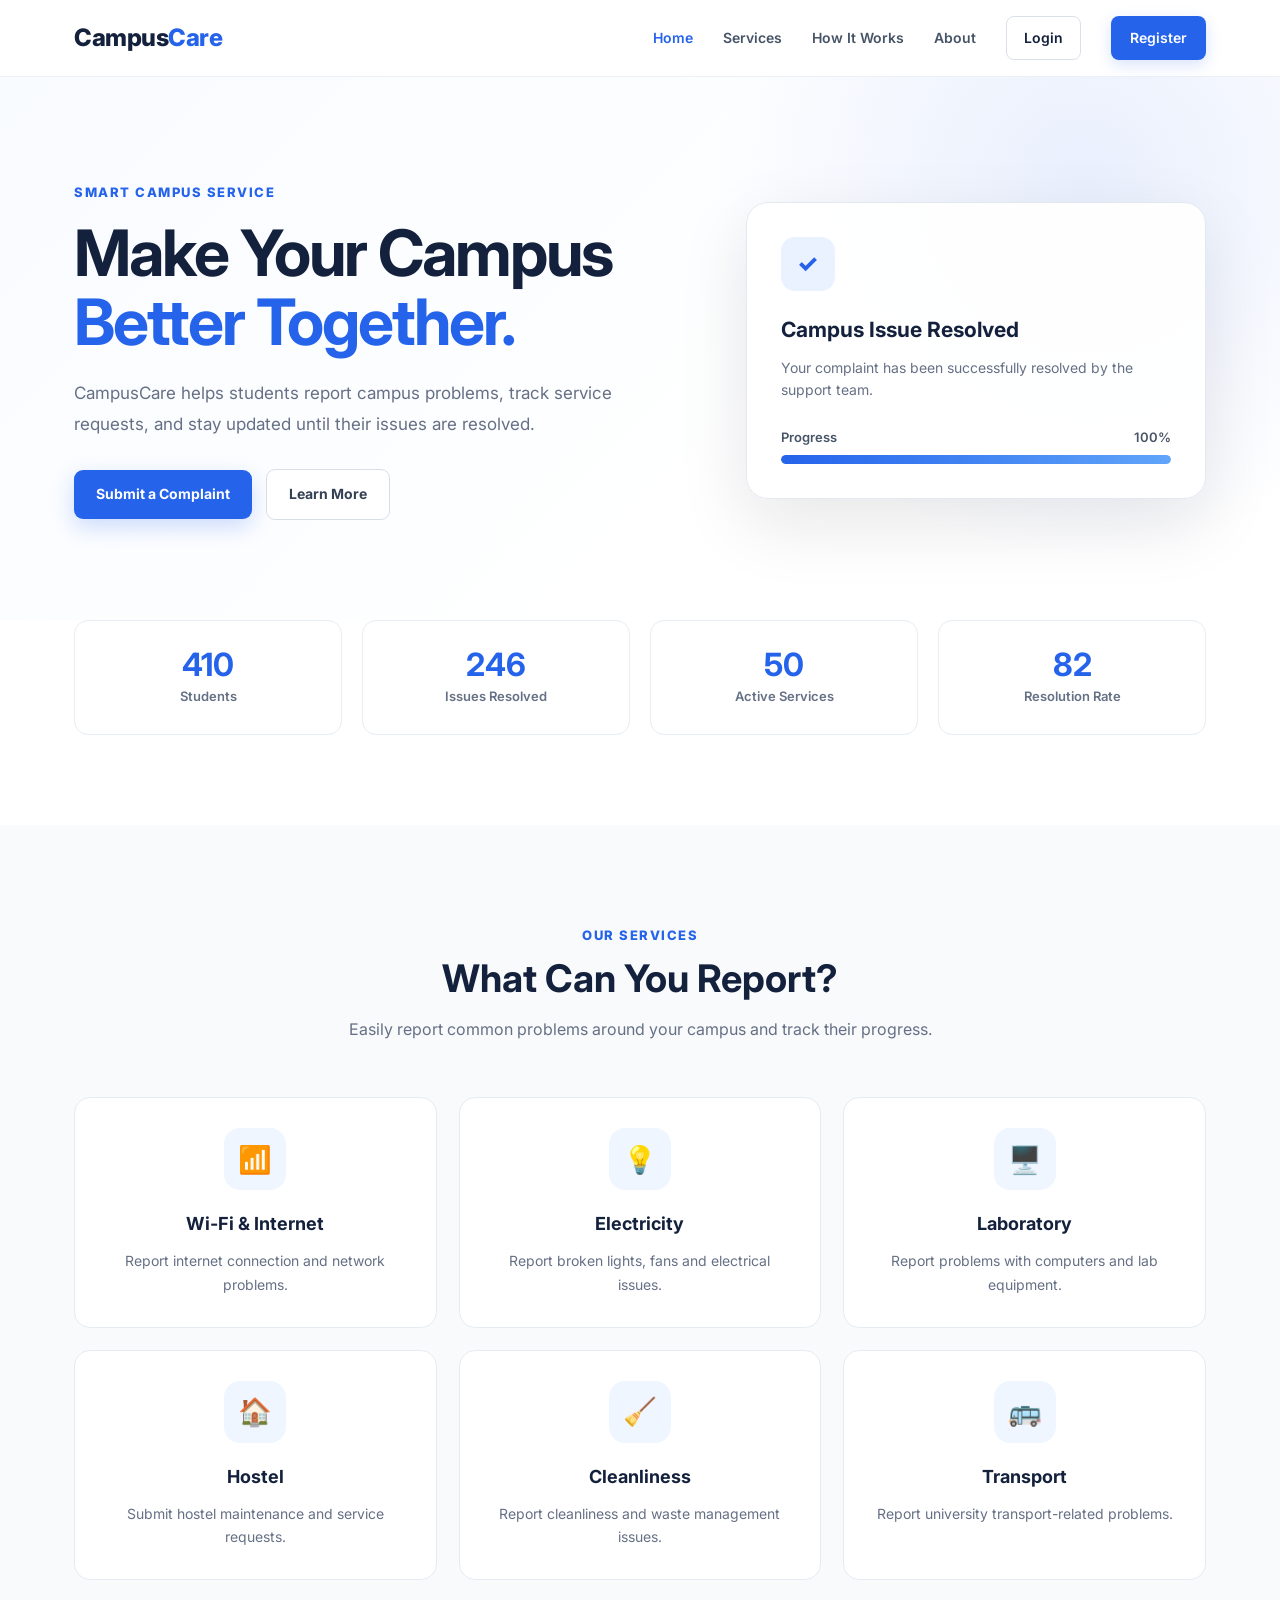
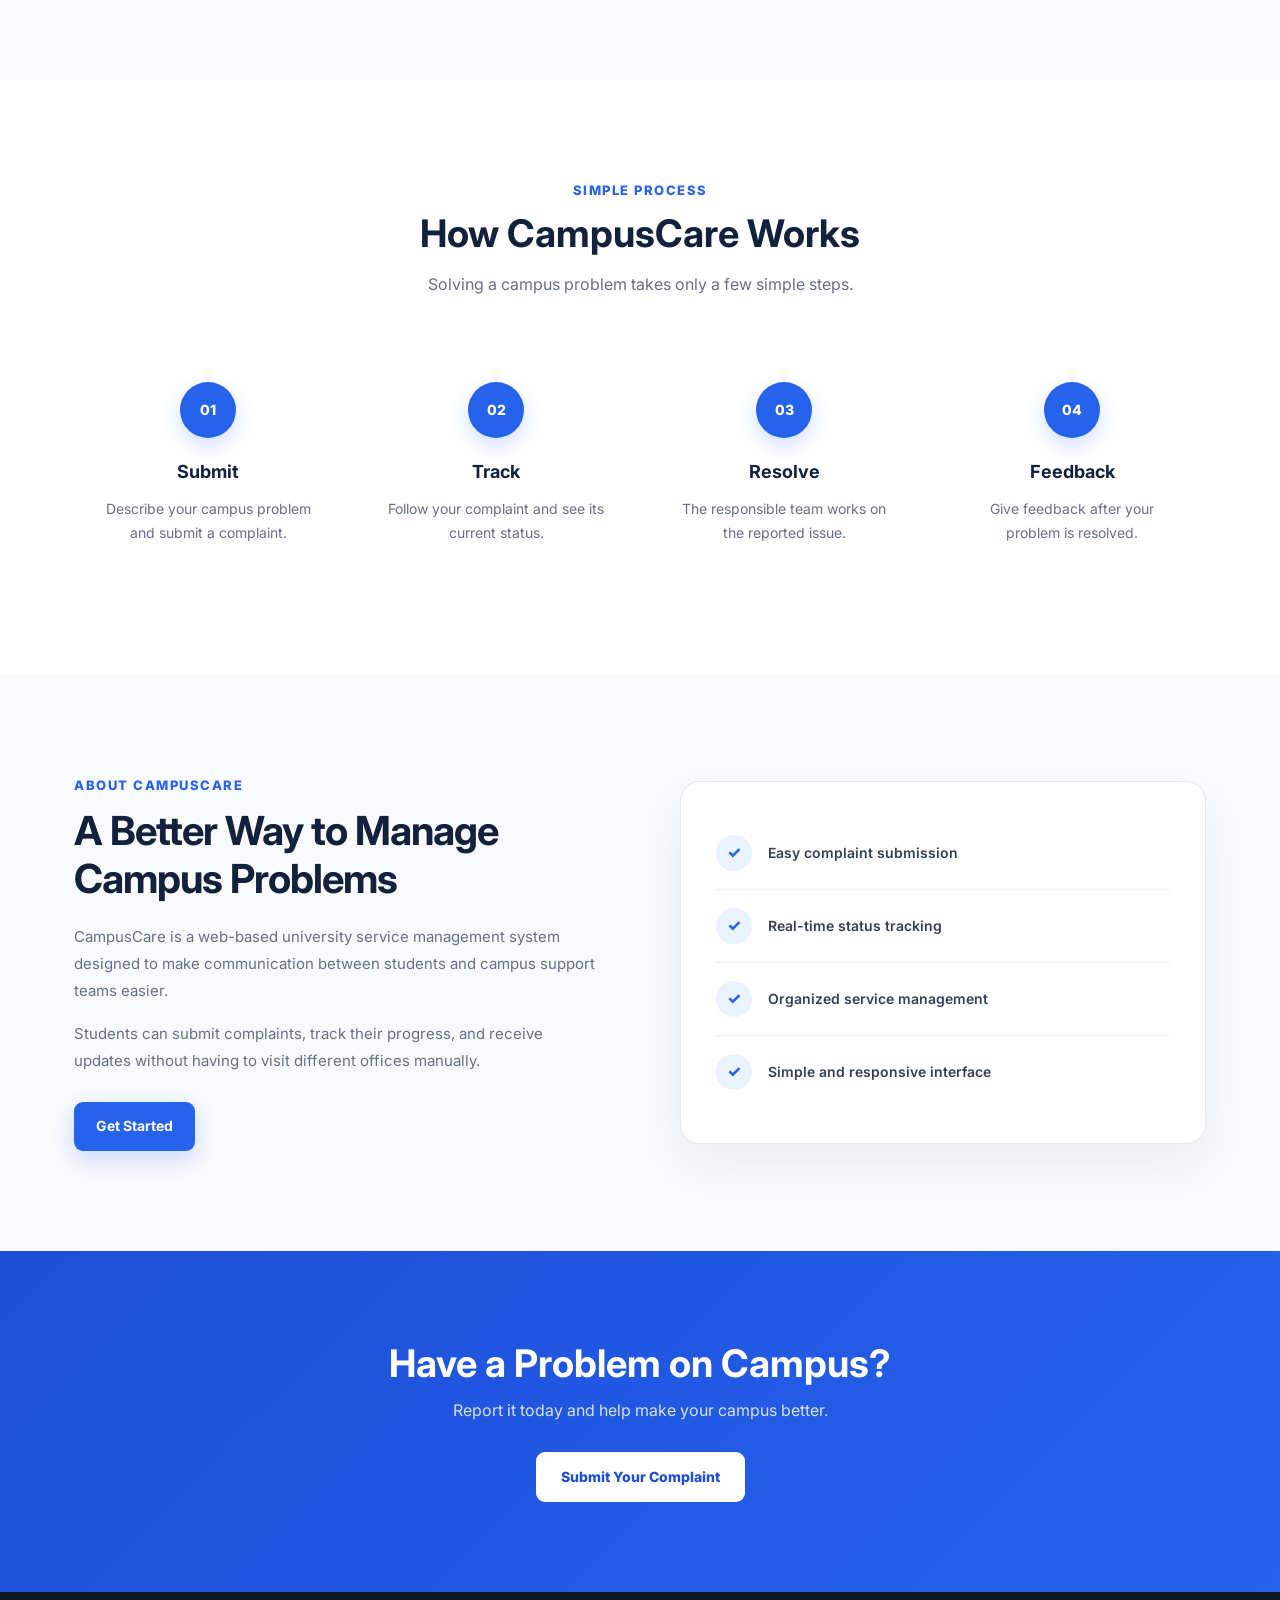
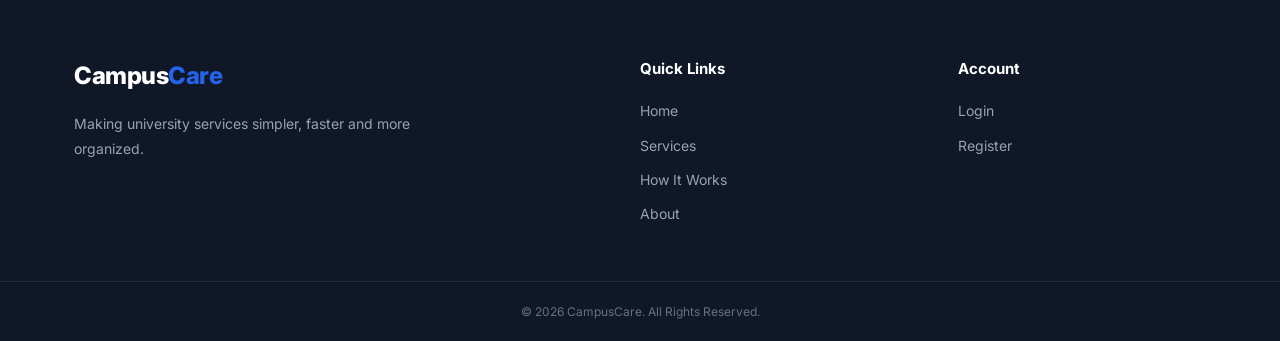
<file: index.html>
<!DOCTYPE html>
<html lang="en">

<head>
    <meta charset="UTF-8">

    <meta name="viewport" content="width=device-width, initial-scale=1.0">

    <title>CampusCare | University Service Management</title>

    <!-- Google Font -->
    <link rel="preconnect" href="https://fonts.googleapis.com">
    <link rel="preconnect" href="https://fonts.gstatic.com" crossorigin>

    <link
        href="https://fonts.googleapis.com/css2?family=Inter:wght@400;500;600;700;800&display=swap"
        rel="stylesheet"
    >

    <!-- Main CSS -->
    <link rel="stylesheet" href="css/style.css">
</head>

<body>

    <!-- ================= NAVBAR ================= -->

    <header class="navbar">

        <div class="container nav-container">

            <!-- Logo -->
            <a href="index.html" class="logo">
                Campus<span>Care</span>
            </a>


            <!-- Mobile Menu Button -->
            <button
                class="menu-toggle"
                id="menuToggle"
                type="button"
                aria-label="Open navigation menu"
            >
                ☰
            </button>


            <!-- Navigation -->
            <nav id="navMenu">

                <a href="#home" class="active">
                    Home
                </a>

                <a href="#services">
                    Services
                </a>

                <a href="#how-it-works">
                    How It Works
                </a>

                <a href="#about">
                    About
                </a>

                <a href="login.html" class="login-btn">
                    Login
                </a>

                <a href="register.html" class="register-btn">
                    Register
                </a>

            </nav>

        </div>

    </header>


    <!-- ================= MAIN ================= -->

    <main>


        <!-- ================= HERO ================= -->

        <section class="hero" id="home">

            <div class="container hero-content">


                <!-- Hero Text -->

                <div class="hero-text reveal">

                    <p class="small-title">
                        SMART CAMPUS SERVICE
                    </p>


                    <h1>
                        Make Your Campus
                        <span>Better Together.</span>
                    </h1>


                    <p class="hero-description">

                        CampusCare helps students report campus problems,
                        track service requests, and stay updated until
                        their issues are resolved.

                    </p>


                    <div class="hero-buttons">

                        <a
                            href="login.html"
                            class="primary-btn"
                        >
                            Submit a Complaint
                        </a>


                        <a
                            href="#how-it-works"
                            class="secondary-btn"
                        >
                            Learn More
                        </a>

                    </div>

                </div>


                <!-- Hero Card -->

                <div class="hero-card reveal">

                    <div class="card-icon">
                        ✓
                    </div>


                    <h3>
                        Campus Issue Resolved
                    </h3>


                    <p>
                        Your complaint has been successfully
                        resolved by the support team.
                    </p>


                    <div class="progress-container">

                        <div class="progress-label">

                            <span>
                                Progress
                            </span>

                            <span>
                                100%
                            </span>

                        </div>


                        <div class="progress-bar">

                            <div class="progress"></div>

                        </div>

                    </div>

                </div>

            </div>

        </section>



        <!-- ================= STATISTICS ================= -->

        <section class="stats">

            <div class="container stats-grid">


                <div class="stat-box reveal">

                    <h2
                        class="counter"
                        data-target="500"
                    >
                        0
                    </h2>

                    <p>
                        Students
                    </p>

                </div>


                <div class="stat-box reveal">

                    <h2
                        class="counter"
                        data-target="250"
                    >
                        0
                    </h2>

                    <p>
                        Issues Resolved
                    </p>

                </div>


                <div class="stat-box reveal">

                    <h2
                        class="counter"
                        data-target="50"
                    >
                        0
                    </h2>

                    <p>
                        Active Services
                    </p>

                </div>


                <div class="stat-box reveal">

                    <h2
                        class="counter"
                        data-target="95"
                    >
                        0
                    </h2>

                    <p>
                        Resolution Rate
                    </p>

                </div>

            </div>

        </section>



        <!-- ================= SERVICES ================= -->

        <section
            class="services section"
            id="services"
        >

            <div class="container">


                <div class="section-heading reveal">

                    <p class="small-title">
                        OUR SERVICES
                    </p>


                    <h2>
                        What Can You Report?
                    </h2>


                    <p>
                        Easily report common problems around your
                        campus and track their progress.
                    </p>

                </div>



                <div class="service-grid">


                    <!-- Wi-Fi -->

                    <div class="service-card reveal">

                        <div class="service-icon">
                            📶
                        </div>

                        <h3>
                            Wi-Fi & Internet
                        </h3>

                        <p>
                            Report internet connection and
                            network problems.
                        </p>

                    </div>



                    <!-- Electricity -->

                    <div class="service-card reveal">

                        <div class="service-icon">
                            💡
                        </div>

                        <h3>
                            Electricity
                        </h3>

                        <p>
                            Report broken lights, fans and
                            electrical issues.
                        </p>

                    </div>



                    <!-- Laboratory -->

                    <div class="service-card reveal">

                        <div class="service-icon">
                            🖥️
                        </div>

                        <h3>
                            Laboratory
                        </h3>

                        <p>
                            Report problems with computers
                            and lab equipment.
                        </p>

                    </div>



                    <!-- Hostel -->

                    <div class="service-card reveal">

                        <div class="service-icon">
                            🏠
                        </div>

                        <h3>
                            Hostel
                        </h3>

                        <p>
                            Submit hostel maintenance and
                            service requests.
                        </p>

                    </div>



                    <!-- Cleanliness -->

                    <div class="service-card reveal">

                        <div class="service-icon">
                            🧹
                        </div>

                        <h3>
                            Cleanliness
                        </h3>

                        <p>
                            Report cleanliness and waste
                            management issues.
                        </p>

                    </div>



                    <!-- Transport -->

                    <div class="service-card reveal">

                        <div class="service-icon">
                            🚌
                        </div>

                        <h3>
                            Transport
                        </h3>

                        <p>
                            Report university transport-related
                            problems.
                        </p>

                    </div>

                </div>

            </div>

        </section>



        <!-- ================= HOW IT WORKS ================= -->

        <section
            class="how-it-works section"
            id="how-it-works"
        >

            <div class="container">


                <div class="section-heading reveal">

                    <p class="small-title">
                        SIMPLE PROCESS
                    </p>


                    <h2>
                        How CampusCare Works
                    </h2>


                    <p>
                        Solving a campus problem takes only
                        a few simple steps.
                    </p>

                </div>



                <div class="steps-grid">


                    <!-- Step 1 -->

                    <div class="step reveal">

                        <div class="step-number">
                            01
                        </div>

                        <h3>
                            Submit
                        </h3>

                        <p>
                            Describe your campus problem
                            and submit a complaint.
                        </p>

                    </div>



                    <!-- Step 2 -->

                    <div class="step reveal">

                        <div class="step-number">
                            02
                        </div>

                        <h3>
                            Track
                        </h3>

                        <p>
                            Follow your complaint and see
                            its current status.
                        </p>

                    </div>



                    <!-- Step 3 -->

                    <div class="step reveal">

                        <div class="step-number">
                            03
                        </div>

                        <h3>
                            Resolve
                        </h3>

                        <p>
                            The responsible team works on
                            the reported issue.
                        </p>

                    </div>



                    <!-- Step 4 -->

                    <div class="step reveal">

                        <div class="step-number">
                            04
                        </div>

                        <h3>
                            Feedback
                        </h3>

                        <p>
                            Give feedback after your
                            problem is resolved.
                        </p>

                    </div>

                </div>

            </div>

        </section>



        <!-- ================= ABOUT ================= -->

        <section
            class="about section"
            id="about"
        >

            <div class="container about-content">


                <!-- About Text -->

                <div class="about-text reveal">

                    <p class="small-title">
                        ABOUT CAMPUSCARE
                    </p>


                    <h2>
                        A Better Way to Manage
                        Campus Problems
                    </h2>


                    <p>

                        CampusCare is a web-based university
                        service management system designed to
                        make communication between students
                        and campus support teams easier.

                    </p>


                    <p>

                        Students can submit complaints,
                        track their progress, and receive
                        updates without having to visit
                        different offices manually.

                    </p>


                    <a
                        href="register.html"
                        class="primary-btn"
                    >
                        Get Started
                    </a>

                </div>



                <!-- About Features -->

                <div class="about-box reveal">


                    <div class="about-feature">

                        <span>
                            ✓
                        </span>

                        <p>
                            Easy complaint submission
                        </p>

                    </div>



                    <div class="about-feature">

                        <span>
                            ✓
                        </span>

                        <p>
                            Real-time status tracking
                        </p>

                    </div>



                    <div class="about-feature">

                        <span>
                            ✓
                        </span>

                        <p>
                            Organized service management
                        </p>

                    </div>



                    <div class="about-feature">

                        <span>
                            ✓
                        </span>

                        <p>
                            Simple and responsive interface
                        </p>

                    </div>

                </div>

            </div>

        </section>



        <!-- ================= CTA ================= -->

        <section class="cta">

            <div class="container reveal">


                <h2>
                    Have a Problem on Campus?
                </h2>


                <p>
                    Report it today and help make
                    your campus better.
                </p>


                <a
                    href="login.html"
                    class="cta-btn"
                >
                    Submit Your Complaint
                </a>

            </div>

        </section>

    </main>



    <!-- ================= FOOTER ================= -->

    <footer>

        <div class="container footer-content">


            <!-- Footer About -->

            <div>

                <a
                    href="index.html"
                    class="logo footer-logo"
                >
                    Campus<span>Care</span>
                </a>


                <p>
                    Making university services simpler,
                    faster and more organized.
                </p>

            </div>



            <!-- Quick Links -->

            <div class="footer-links">

                <h3>
                    Quick Links
                </h3>


                <a href="#home">
                    Home
                </a>


                <a href="#services">
                    Services
                </a>


                <a href="#how-it-works">
                    How It Works
                </a>


                <a href="#about">
                    About
                </a>

            </div>



            <!-- Account -->

            <div class="footer-links">

                <h3>
                    Account
                </h3>


                <a href="login.html">
                    Login
                </a>


                <a href="register.html">
                    Register
                </a>

            </div>

        </div>



        <!-- Copyright -->

        <div class="copyright">

            <p>
                © 2026 CampusCare. All Rights Reserved.
            </p>

        </div>

    </footer>



    <!-- ================= BACK TO TOP ================= -->

    <button
        id="backToTop"
        type="button"
        aria-label="Back to top"
    >
        ↑
    </button>



    <!-- Main JavaScript -->

    <script src="js/main.js"></script>

</body>

</html>
</file>
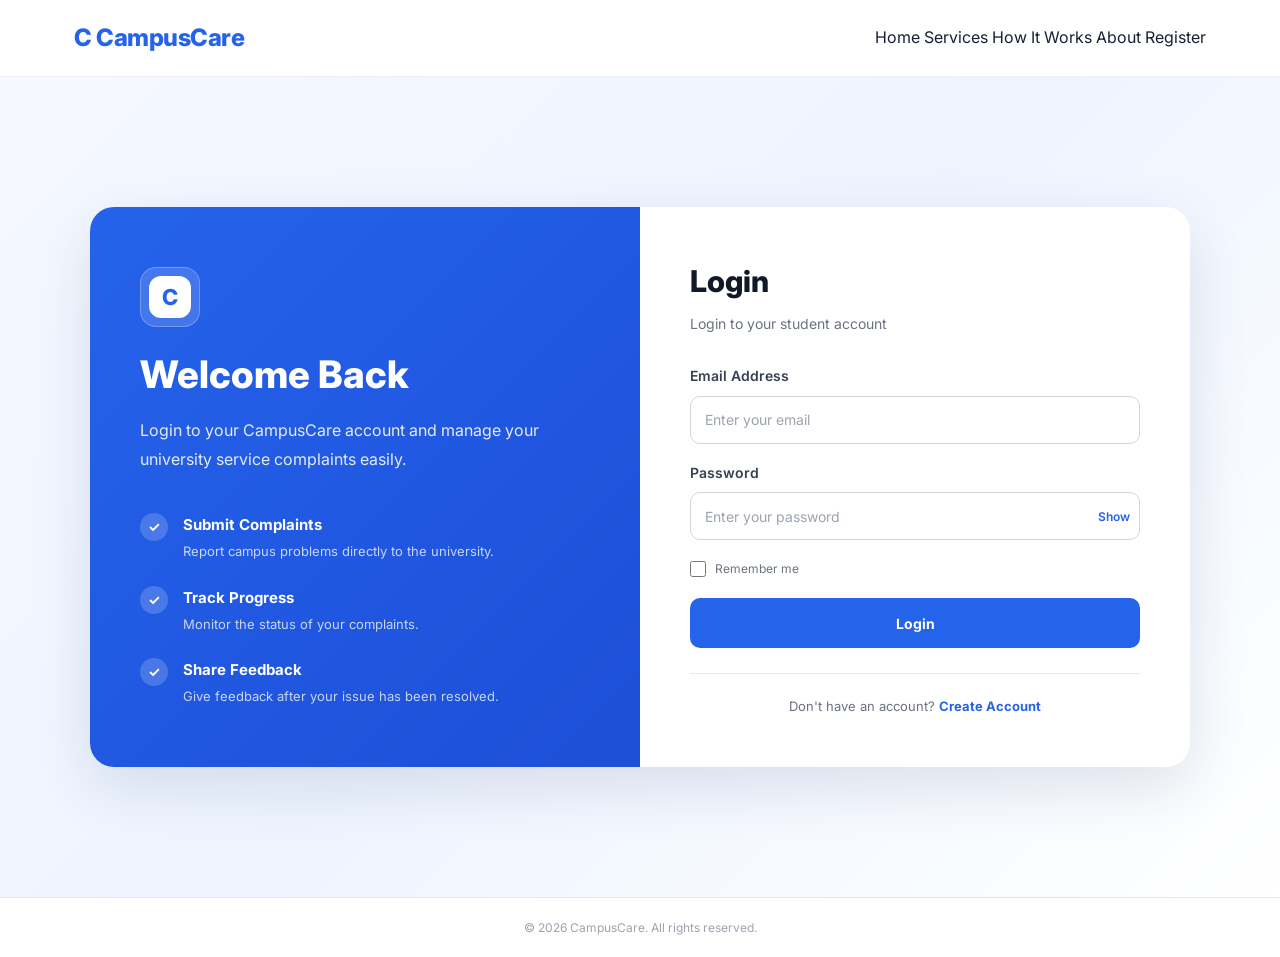
<file: complaint.html>
<!DOCTYPE html>
<html lang="en">

<head>

    <meta charset="UTF-8">

    <meta
        name="viewport"
        content="width=device-width, initial-scale=1.0"
    >

    <title>Submit Complaint | CampusCare</title>

    <link
        href="https://fonts.googleapis.com/css2?family=Inter:wght@400;500;600;700;800&display=swap"
        rel="stylesheet"
    >

    <link rel="stylesheet" href="css/style.css">

    <style>

        .complaint-page {
            min-height: 100vh;
            background: #f5f7fb;
        }

        .complaint-container {
            max-width: 850px;
            margin: 0 auto;
            padding: 50px 20px;
        }

        .complaint-heading {
            margin-bottom: 25px;
        }

        .complaint-heading h1 {
            font-size: 30px;
            color: #111827;
            margin-bottom: 8px;
        }

        .complaint-heading p {
            color: #6b7280;
        }

        .complaint-form-card {
            background: white;
            border-radius: 18px;
            padding: 35px;
            border: 1px solid #e5e7eb;
        }

        .form-row {
            display: grid;
            grid-template-columns: 1fr 1fr;
            gap: 20px;
        }

        .complaint-form-group {
            margin-bottom: 22px;
        }

        .complaint-form-group label {
            display: block;
            margin-bottom: 8px;
            color: #374151;
            font-size: 14px;
            font-weight: 600;
        }

        .complaint-form-group input,
        .complaint-form-group select,
        .complaint-form-group textarea {
            width: 100%;
            padding: 13px 14px;
            border: 1px solid #d1d5db;
            border-radius: 10px;
            outline: none;
            font-family: inherit;
            font-size: 14px;
            transition: 0.25s;
        }

        .complaint-form-group input,
        .complaint-form-group select {
            height: 48px;
        }

        .complaint-form-group textarea {
            min-height: 140px;
            resize: vertical;
        }

        .complaint-form-group input:focus,
        .complaint-form-group select:focus,
        .complaint-form-group textarea:focus {
            border-color: #2563eb;
            box-shadow: 0 0 0 3px rgba(37, 99, 235, 0.1);
        }

        .priority-box {
            display: grid;
            grid-template-columns: repeat(3, 1fr);
            gap: 10px;
        }

        .priority-option {
            position: relative;
        }

        .priority-option input {
            position: absolute;
            opacity: 0;
        }

        .priority-option label {
            display: block;
            padding: 13px;
            text-align: center;
            border: 1px solid #d1d5db;
            border-radius: 10px;
            cursor: pointer;
            color: #4b5563;
            font-size: 13px;
            font-weight: 600;
            transition: 0.25s;
        }

        .priority-option input:checked + label {
            border-color: #2563eb;
            background: #eff6ff;
            color: #2563eb;
        }

        .complaint-submit {
            width: 100%;
            height: 50px;
            border: none;
            border-radius: 10px;
            background: #2563eb;
            color: white;
            font-family: inherit;
            font-weight: 700;
            cursor: pointer;
            transition: 0.25s;
        }

        .complaint-submit:hover {
            background: #1d4ed8;
            transform: translateY(-1px);
        }

        .complaint-message {
            display: none;
            padding: 13px;
            margin-bottom: 18px;
            border-radius: 9px;
            font-size: 13px;
        }

        .complaint-success {
            background: #f0fdf4;
            color: #15803d;
            border: 1px solid #bbf7d0;
        }

        @media (max-width: 600px) {

            .complaint-container {
                padding: 30px 15px;
            }

            .complaint-form-card {
                padding: 25px 20px;
            }

            .form-row {
                grid-template-columns: 1fr;
                gap: 0;
            }

            .priority-box {
                grid-template-columns: 1fr;
            }

        }

    </style>

</head>

<body>

    <div class="complaint-page">


        <!-- Navbar -->

        <header class="navbar">

            <div class="container nav-container">

                <a href="dashboard.html" class="logo">

                    <span class="logo-icon">
                        C
                    </span>

                    <span>
                        CampusCare
                    </span>

                </a>


                <nav class="nav-menu">

                    <a href="dashboard.html">
                        Dashboard
                    </a>

                    <a href="complaint.html">
                        Submit Complaint
                    </a>

                    <a href="complaints.html">
                        My Complaints
                    </a>

                    <a href="feedback.html">
                        Feedback
                    </a>

                    <a href="#" id="logoutBtn">
                        Logout
                    </a>

                </nav>

            </div>

        </header>


        <!-- Complaint Form -->

        <main class="complaint-container">


            <div class="complaint-heading">

                <h1>
                    Submit a Complaint
                </h1>

                <p>
                    Tell us about a problem or service issue on campus.
                </p>

            </div>


            <div class="complaint-form-card">


                <form id="complaintForm">


                    <!-- Category + Location -->

                    <div class="form-row">

                        <div class="complaint-form-group">

                            <label for="complaintCategory">
                                Service Category
                            </label>

                            <select
                                id="complaintCategory"
                                required
                            >

                                <option value="">
                                    Select a category
                                </option>

                                <option value="Wi-Fi & Internet">
                                    Wi-Fi & Internet
                                </option>

                                <option value="Electricity">
                                    Electricity
                                </option>

                                <option value="Laboratory">
                                    Laboratory
                                </option>

                                <option value="Hostel">
                                    Hostel
                                </option>

                                <option value="Cleanliness">
                                    Cleanliness
                                </option>

                                <option value="Transport">
                                    Transport
                                </option>

                                <option value="Other">
                                    Other
                                </option>

                            </select>

                        </div>


                        <div class="complaint-form-group">

                            <label for="complaintLocation">
                                Location
                            </label>

                            <input
                                type="text"
                                id="complaintLocation"
                                placeholder="e.g. ICT Building"
                                required
                            >

                        </div>

                    </div>


                    <!-- Subject -->

                    <div class="complaint-form-group">

                        <label for="complaintSubject">
                            Complaint Subject
                        </label>

                        <input
                            type="text"
                            id="complaintSubject"
                            placeholder="Enter a short title"
                            required
                        >

                    </div>


                    <!-- Description -->

                    <div class="complaint-form-group">

                        <label for="complaintDescription">
                            Description
                        </label>

                        <textarea
                            id="complaintDescription"
                            placeholder="Describe the problem in detail..."
                            required
                        ></textarea>

                    </div>


                    <!-- Priority -->

                    <div class="complaint-form-group">

                        <label>
                            Priority
                        </label>

                        <div class="priority-box">

                            <div class="priority-option">

                                <input
                                    type="radio"
                                    name="priority"
                                    id="lowPriority"
                                    value="Low"
                                    checked
                                >

                                <label for="lowPriority">
                                    Low
                                </label>

                            </div>


                            <div class="priority-option">

                                <input
                                    type="radio"
                                    name="priority"
                                    id="mediumPriority"
                                    value="Medium"
                                >

                                <label for="mediumPriority">
                                    Medium
                                </label>

                            </div>


                            <div class="priority-option">

                                <input
                                    type="radio"
                                    name="priority"
                                    id="highPriority"
                                    value="High"
                                >

                                <label for="highPriority">
                                    High
                                </label>

                            </div>

                        </div>

                    </div>


                    <div
                        id="complaintMessage"
                        class="complaint-message complaint-success"
                    ></div>


                    <button
                        type="submit"
                        class="complaint-submit"
                    >
                        Submit Complaint
                    </button>

                </form>

            </div>

        </main>

    </div>


    <script src="js/auth.js"></script>

</body>

</html>
</file>
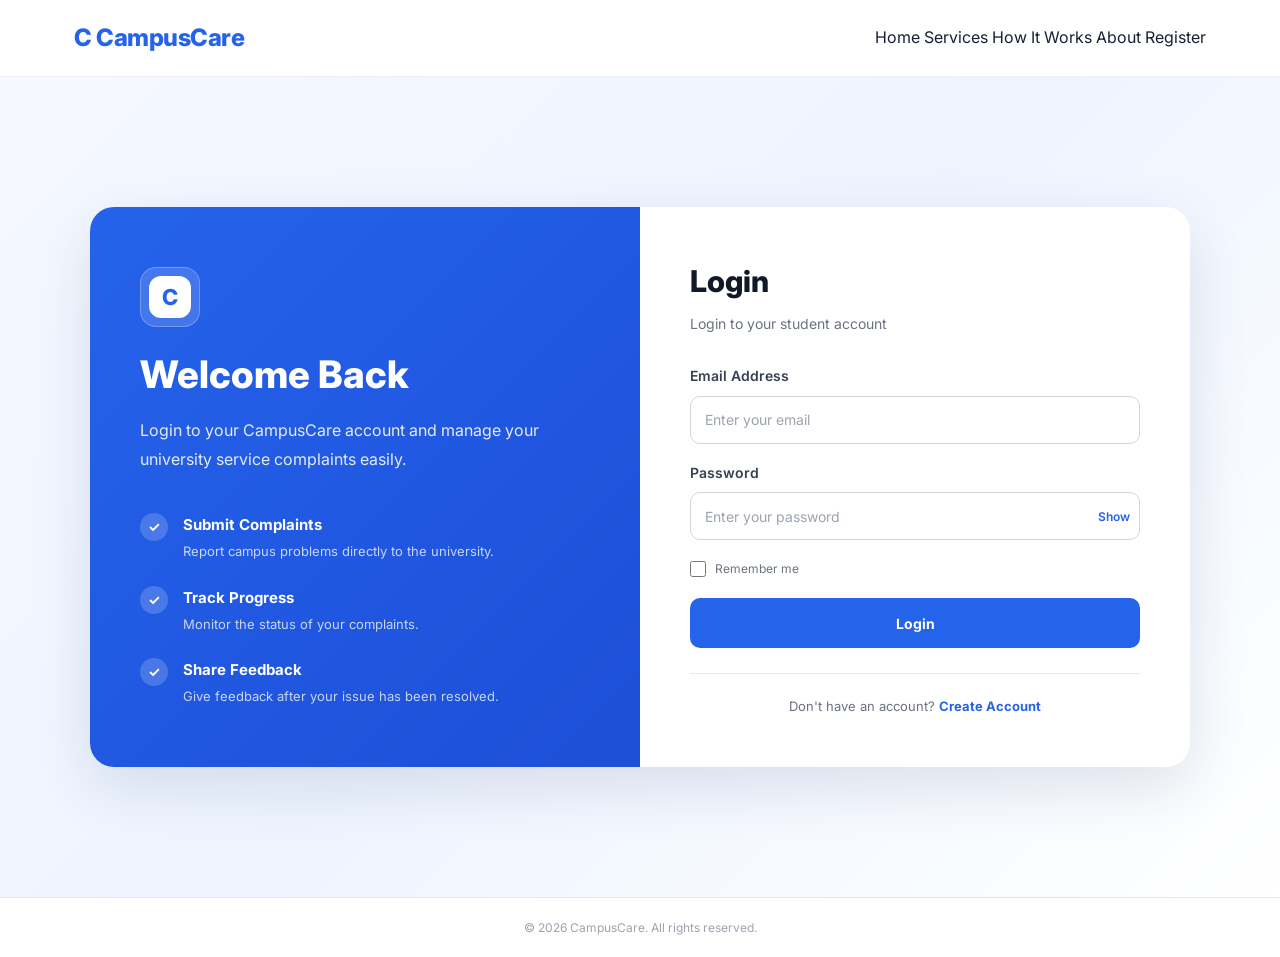
<file: complaints.html>
<!DOCTYPE html>
<html lang="en">

<head>

    <meta charset="UTF-8">

    <meta
        name="viewport"
        content="width=device-width, initial-scale=1.0"
    >

    <title>My Complaints | CampusCare</title>

    <link
        href="https://fonts.googleapis.com/css2?family=Inter:wght@400;500;600;700;800&display=swap"
        rel="stylesheet"
    >

    <link rel="stylesheet" href="css/style.css">

    <style>

        .complaints-page {
            min-height: 100vh;
            background: #f5f7fb;
        }

        .complaints-container {
            max-width: 1100px;
            margin: auto;
            padding: 50px 20px;
        }

        .complaints-header {
            display: flex;
            justify-content: space-between;
            align-items: center;
            gap: 20px;
            margin-bottom: 25px;
        }

        .complaints-header h1 {
            font-size: 30px;
            color: #111827;
            margin-bottom: 8px;
        }

        .complaints-header p {
            color: #6b7280;
        }

        .new-complaint-btn {
            display: inline-flex;
            padding: 12px 18px;
            background: #2563eb;
            color: white;
            border-radius: 10px;
            text-decoration: none;
            font-size: 13px;
            font-weight: 700;
        }

        .new-complaint-btn:hover {
            background: #1d4ed8;
        }

        .filter-box {
            display: flex;
            gap: 10px;
            margin-bottom: 20px;
        }

        .filter-box select {
            padding: 11px 13px;
            border: 1px solid #d1d5db;
            border-radius: 9px;
            background: white;
            font-family: inherit;
            outline: none;
        }

        .complaints-list {
            display: grid;
            gap: 15px;
        }

        .complaint-card {
            background: white;
            border: 1px solid #e5e7eb;
            border-radius: 15px;
            padding: 22px;
        }

        .complaint-card-top {
            display: flex;
            justify-content: space-between;
            align-items: flex-start;
            gap: 20px;
        }

        .complaint-card h2 {
            font-size: 17px;
            color: #111827;
            margin-bottom: 7px;
        }

        .complaint-id {
            color: #9ca3af;
            font-size: 11px;
        }

        .complaint-card-category {
            color: #2563eb;
            font-size: 12px;
            font-weight: 700;
            margin-bottom: 10px;
        }

        .complaint-card-description {
            color: #6b7280;
            font-size: 13px;
            line-height: 1.6;
            margin-bottom: 15px;
        }

        .complaint-meta {
            display: flex;
            flex-wrap: wrap;
            gap: 10px;
            padding-top: 15px;
            border-top: 1px solid #f0f0f0;
        }

        .meta-item {
            font-size: 11px;
            color: #6b7280;
            background: #f8fafc;
            padding: 7px 10px;
            border-radius: 7px;
        }

        .empty-state {
            text-align: center;
            background: white;
            padding: 60px 20px;
            border-radius: 16px;
            border: 1px solid #e5e7eb;
        }

        .empty-icon {
            font-size: 45px;
            margin-bottom: 15px;
        }

        .empty-state h2 {
            color: #111827;
            margin-bottom: 8px;
        }

        .empty-state p {
            color: #6b7280;
            margin-bottom: 20px;
            font-size: 14px;
        }

        @media (max-width: 600px) {

            .complaints-container {
                padding: 30px 15px;
            }

            .complaints-header {
                flex-direction: column;
                align-items: flex-start;
            }

            .complaint-card-top {
                flex-direction: column;
            }

            .filter-box {
                width: 100%;
            }

            .filter-box select {
                width: 100%;
            }

        }

    </style>

</head>

<body>

    <div class="complaints-page">


        <!-- Navbar -->

        <header class="navbar">

            <div class="container nav-container">

                <a href="dashboard.html" class="logo">

                    <span class="logo-icon">
                        C
                    </span>

                    <span>
                        CampusCare
                    </span>

                </a>


                <nav class="nav-menu">

                    <a href="dashboard.html">
                        Dashboard
                    </a>

                    <a href="complaint.html">
                        Submit Complaint
                    </a>

                    <a href="complaints.html">
                        My Complaints
                    </a>

                    <a href="feedback.html">
                        Feedback
                    </a>

                    <a href="#" id="logoutBtn">
                        Logout
                    </a>

                </nav>

            </div>

        </header>


        <main class="complaints-container">


            <div class="complaints-header">

                <div>

                    <h1>
                        My Complaints
                    </h1>

                    <p>
                        Track all your submitted complaints.
                    </p>

                </div>


                <a
                    href="complaint.html"
                    class="new-complaint-btn"
                >
                    + New Complaint
                </a>

            </div>


            <!-- Filter -->

            <div class="filter-box">

                <select id="statusFilter">

                    <option value="all">
                        All Complaints
                    </option>

                    <option value="Pending">
                        Pending
                    </option>

                    <option value="In Progress">
                        In Progress
                    </option>

                    <option value="Resolved">
                        Resolved
                    </option>

                </select>

            </div>


            <!-- Complaint List -->

            <div
                id="complaintsList"
                class="complaints-list"
            >

                <div class="empty-state">

                    <div class="empty-icon">
                        📋
                    </div>

                    <h2>
                        No Complaints Yet
                    </h2>

                    <p>
                        You haven't submitted any complaints yet.
                    </p>

                    <a
                        href="complaint.html"
                        class="new-complaint-btn"
                    >
                        Submit Your First Complaint
                    </a>

                </div>

            </div>

        </main>

    </div>


    <script src="js/auth.js"></script>

</body>

</html>
</file>
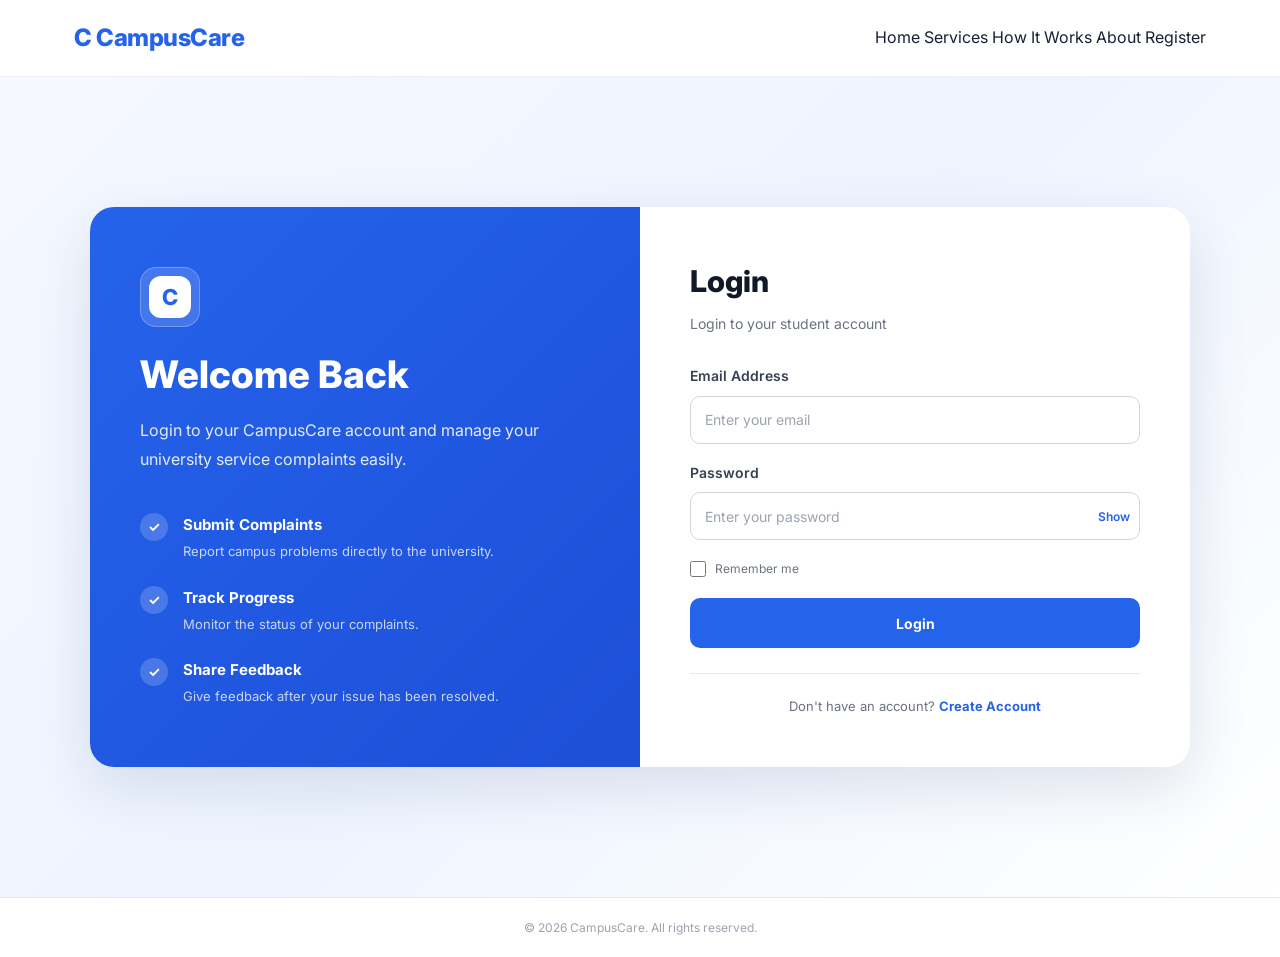
<file: dashboard.html>
<!DOCTYPE html>
<html lang="en">

<head>

    <meta charset="UTF-8">

    <meta
        name="viewport"
        content="width=device-width, initial-scale=1.0"
    >

    <title>Dashboard | CampusCare</title>

    <link
        href="https://fonts.googleapis.com/css2?family=Inter:wght@400;500;600;700;800&display=swap"
        rel="stylesheet"
    >

    <link rel="stylesheet" href="css/style.css">

    <style>

        /* =========================
           DASHBOARD
        ========================== */

        .dashboard-page {
            min-height: 100vh;
            background: #f5f7fb;
        }

        .dashboard-header {
            padding: 35px 0 20px;
        }

        .welcome-box {
            display: flex;
            justify-content: space-between;
            align-items: center;
            gap: 20px;
        }

        .welcome-box h1 {
            font-size: 30px;
            margin-bottom: 8px;
            color: #111827;
        }

        .welcome-box p {
            color: #6b7280;
        }

        .dashboard-actions {
            display: flex;
            gap: 12px;
        }

        .dashboard-btn {
            display: inline-flex;
            align-items: center;
            justify-content: center;
            padding: 12px 18px;
            border-radius: 10px;
            text-decoration: none;
            font-size: 14px;
            font-weight: 700;
            transition: 0.25s;
        }

        .primary-dashboard-btn {
            background: #2563eb;
            color: white;
        }

        .primary-dashboard-btn:hover {
            background: #1d4ed8;
        }

        .secondary-dashboard-btn {
            background: white;
            color: #374151;
            border: 1px solid #e5e7eb;
        }

        .secondary-dashboard-btn:hover {
            border-color: #2563eb;
            color: #2563eb;
        }

        /* Stats */

        .dashboard-stats {
            display: grid;
            grid-template-columns: repeat(4, 1fr);
            gap: 20px;
            margin: 25px 0;
        }

        .dashboard-stat {
            background: white;
            padding: 25px;
            border-radius: 16px;
            border: 1px solid #e5e7eb;
        }

        .dashboard-stat-icon {
            width: 45px;
            height: 45px;
            display: flex;
            align-items: center;
            justify-content: center;
            background: #eff6ff;
            color: #2563eb;
            border-radius: 12px;
            margin-bottom: 18px;
            font-size: 20px;
        }

        .dashboard-stat h2 {
            font-size: 28px;
            color: #111827;
            margin-bottom: 5px;
        }

        .dashboard-stat p {
            color: #6b7280;
            font-size: 13px;
        }

        /* Main Grid */

        .dashboard-grid {
            display: grid;
            grid-template-columns: 2fr 1fr;
            gap: 25px;
            padding-bottom: 50px;
        }

        .dashboard-card {
            background: white;
            border-radius: 16px;
            padding: 25px;
            border: 1px solid #e5e7eb;
        }

        .dashboard-card-header {
            display: flex;
            justify-content: space-between;
            align-items: center;
            margin-bottom: 20px;
        }

        .dashboard-card-header h2 {
            font-size: 19px;
            color: #111827;
        }

        .dashboard-card-header a {
            color: #2563eb;
            font-size: 13px;
            font-weight: 600;
            text-decoration: none;
        }

        /* Complaint */

        .complaint-item {
            padding: 17px 0;
            border-bottom: 1px solid #f0f0f0;
        }

        .complaint-item:last-child {
            border-bottom: none;
        }

        .complaint-top {
            display: flex;
            justify-content: space-between;
            gap: 10px;
            margin-bottom: 8px;
        }

        .complaint-title {
            font-weight: 700;
            color: #111827;
            font-size: 14px;
        }

        .complaint-date {
            color: #9ca3af;
            font-size: 11px;
        }

        .complaint-item p {
            color: #6b7280;
            font-size: 13px;
        }

        .status {
            display: inline-block;
            padding: 5px 9px;
            border-radius: 20px;
            font-size: 11px;
            font-weight: 700;
            margin-top: 10px;
        }

        .status-pending {
            background: #fff7ed;
            color: #ea580c;
        }

        .status-progress {
            background: #eff6ff;
            color: #2563eb;
        }

        .status-resolved {
            background: #f0fdf4;
            color: #16a34a;
        }

        /* Quick Actions */

        .quick-actions {
            display: grid;
            gap: 12px;
        }

        .quick-action {
            display: flex;
            align-items: center;
            gap: 13px;
            padding: 15px;
            background: #f8fafc;
            border: 1px solid #e5e7eb;
            border-radius: 12px;
            color: #374151;
            text-decoration: none;
            transition: 0.25s;
        }

        .quick-action:hover {
            border-color: #2563eb;
            color: #2563eb;
            transform: translateY(-2px);
        }

        .quick-icon {
            width: 38px;
            height: 38px;
            display: flex;
            align-items: center;
            justify-content: center;
            background: #eff6ff;
            border-radius: 10px;
            color: #2563eb;
        }

        .quick-action strong {
            display: block;
            font-size: 13px;
            margin-bottom: 3px;
        }

        .quick-action span {
            font-size: 11px;
            color: #9ca3af;
        }

        /* Profile */

        .profile-box {
            margin-top: 25px;
            background: white;
            border: 1px solid #e5e7eb;
            border-radius: 16px;
            padding: 25px;
        }

        .profile-box h2 {
            font-size: 19px;
            margin-bottom: 20px;
        }

        .profile-row {
            display: flex;
            justify-content: space-between;
            padding: 12px 0;
            border-bottom: 1px solid #f0f0f0;
            font-size: 13px;
        }

        .profile-row:last-child {
            border-bottom: none;
        }

        .profile-label {
            color: #9ca3af;
        }

        .profile-value {
            color: #374151;
            font-weight: 600;
        }

        @media (max-width: 900px) {

            .dashboard-stats {
                grid-template-columns: repeat(2, 1fr);
            }

            .dashboard-grid {
                grid-template-columns: 1fr;
            }

        }

        @media (max-width: 600px) {

            .welcome-box {
                flex-direction: column;
                align-items: flex-start;
            }

            .dashboard-actions {
                width: 100%;
            }

            .dashboard-btn {
                flex: 1;
            }

            .dashboard-stats {
                grid-template-columns: 1fr;
            }

        }

    </style>

</head>

<body>

    <div class="dashboard-page">

        <!-- Navbar -->

        <header class="navbar">

            <div class="container nav-container">

                <a href="dashboard.html" class="logo">
                    <span class="logo-icon">C</span>
                    <span>CampusCare</span>
                </a>

                <nav class="nav-menu">

                    <a href="dashboard.html">
                        Dashboard
                    </a>

                    <a href="complaint.html">
                        Submit Complaint
                    </a>

                    <a href="complaints.html">
                        My Complaints
                    </a>

                    <a href="feedback.html">
                        Feedback
                    </a>

                    <a href="#" id="logoutBtn">
                        Logout
                    </a>

                </nav>

            </div>

        </header>


        <!-- Dashboard -->

        <main class="container">

            <section class="dashboard-header">

                <div class="welcome-box">

                    <div>

                        <h1>
                            Welcome, <span id="studentName">Student</span> 👋
                        </h1>

                        <p>
                            Manage your campus complaints and services from here.
                        </p>

                    </div>

                    <div class="dashboard-actions">

                        <a
                            href="complaint.html"
                            class="dashboard-btn primary-dashboard-btn"
                        >
                            + Submit Complaint
                        </a>

                        <a
                            href="complaints.html"
                            class="dashboard-btn secondary-dashboard-btn"
                        >
                            View Complaints
                        </a>

                    </div>

                </div>

            </section>


            <!-- Statistics -->

            <section class="dashboard-stats">

                <div class="dashboard-stat">

                    <div class="dashboard-stat-icon">
                        📋
                    </div>

                    <h2 id="totalComplaints">
                        0
                    </h2>

                    <p>
                        Total Complaints
                    </p>

                </div>


                <div class="dashboard-stat">

                    <div class="dashboard-stat-icon">
                        ⏳
                    </div>

                    <h2 id="pendingComplaints">
                        0
                    </h2>

                    <p>
                        Pending Complaints
                    </p>

                </div>


                <div class="dashboard-stat">

                    <div class="dashboard-stat-icon">
                        🔄
                    </div>

                    <h2 id="progressComplaints">
                        0
                    </h2>

                    <p>
                        In Progress
                    </p>

                </div>


                <div class="dashboard-stat">

                    <div class="dashboard-stat-icon">
                        ✓
                    </div>

                    <h2 id="resolvedComplaints">
                        0
                    </h2>

                    <p>
                        Resolved
                    </p>

                </div>

            </section>


            <!-- Main Content -->

            <section class="dashboard-grid">


                <!-- Recent Complaints -->

                <div class="dashboard-card">

                    <div class="dashboard-card-header">

                        <h2>
                            Recent Complaints
                        </h2>

                        <a href="complaints.html">
                            View All
                        </a>

                    </div>


                    <div id="recentComplaints">

                        <div class="complaint-item">

                            <div class="complaint-top">

                                <span class="complaint-title">
                                    No complaints yet
                                </span>

                            </div>

                            <p>
                                Your submitted complaints will appear here.
                            </p>

                        </div>

                    </div>

                </div>


                <!-- Quick Actions -->

                <div class="dashboard-card">

                    <div class="dashboard-card-header">

                        <h2>
                            Quick Actions
                        </h2>

                    </div>


                    <div class="quick-actions">

                        <a
                            href="complaint.html"
                            class="quick-action"
                        >

                            <div class="quick-icon">
                                +
                            </div>

                            <div>
                                <strong>
                                    Submit Complaint
                                </strong>

                                <span>
                                    Report a campus issue
                                </span>
                            </div>

                        </a>


                        <a
                            href="complaints.html"
                            class="quick-action"
                        >

                            <div class="quick-icon">
                                📋
                            </div>

                            <div>
                                <strong>
                                    Track Complaints
                                </strong>

                                <span>
                                    Check complaint status
                                </span>
                            </div>

                        </a>


                        <a
                            href="feedback.html"
                            class="quick-action"
                        >

                            <div class="quick-icon">
                                ★
                            </div>

                            <div>
                                <strong>
                                    Give Feedback
                                </strong>

                                <span>
                                    Rate resolved services
                                </span>
                            </div>

                        </a>

                    </div>

                </div>

            </section>


            <!-- Profile -->

            <section class="profile-box">

                <h2>
                    Student Information
                </h2>

                <div class="profile-row">

                    <span class="profile-label">
                        Full Name
                    </span>

                    <span
                        class="profile-value"
                        id="profileName"
                    >
                        Student
                    </span>

                </div>

                <div class="profile-row">

                    <span class="profile-label">
                        Student ID
                    </span>

                    <span
                        class="profile-value"
                        id="profileStudentId"
                    >
                        -
                    </span>

                </div>

                <div class="profile-row">

                    <span class="profile-label">
                        Department
                    </span>

                    <span
                        class="profile-value"
                        id="profileDepartment"
                    >
                        -
                    </span>

                </div>

                <div class="profile-row">

                    <span class="profile-label">
                        Email
                    </span>

                    <span
                        class="profile-value"
                        id="profileEmail"
                    >
                        -
                    </span>

                </div>

            </section>

        </main>

    </div>


    <script src="js/auth.js"></script>

</body>

</html>
</file>
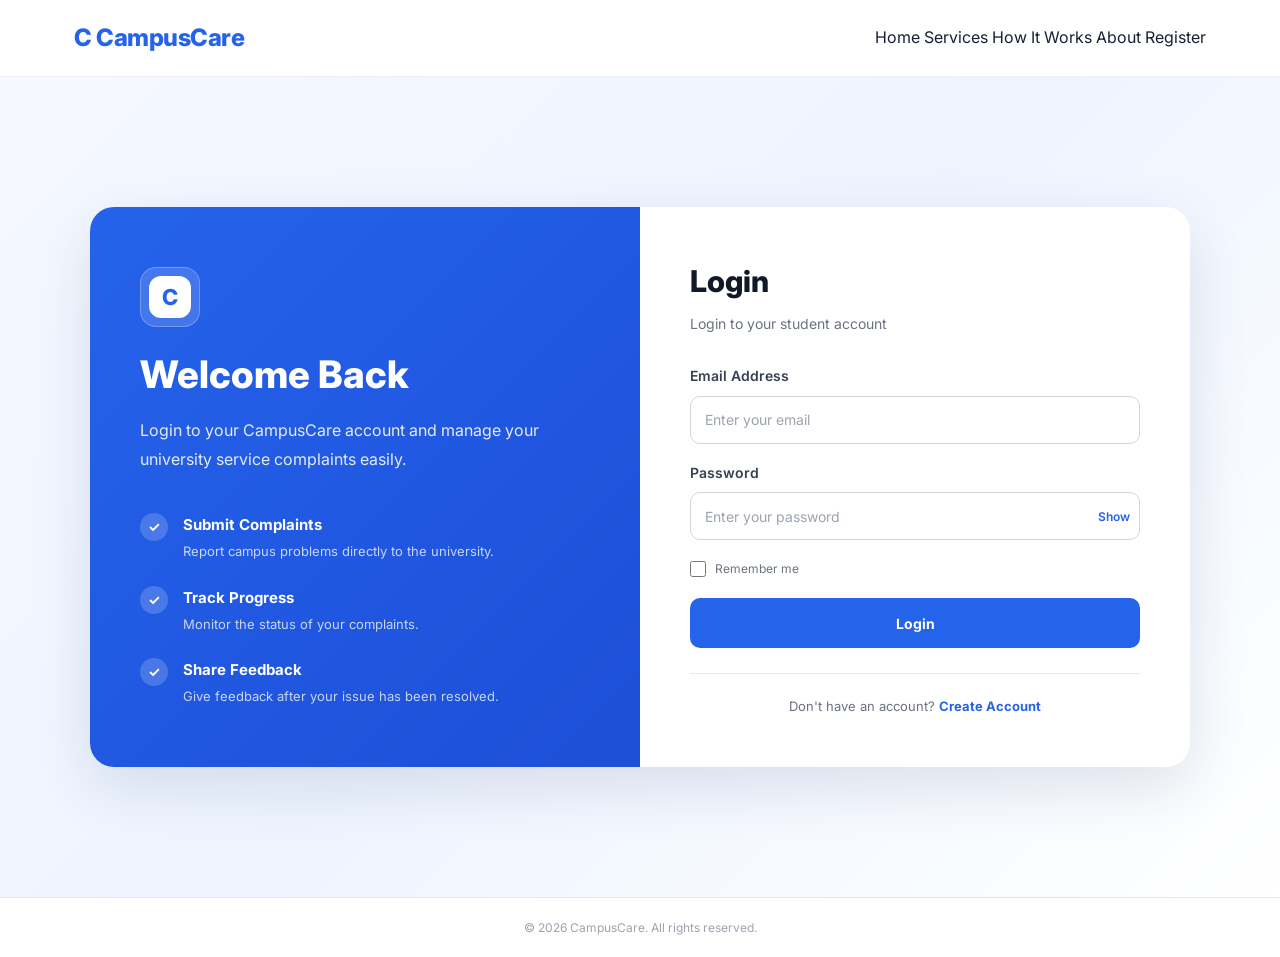
<file: feedback.html>
<!DOCTYPE html>
<html lang="en">

<head>

    <meta charset="UTF-8">

    <meta
        name="viewport"
        content="width=device-width, initial-scale=1.0"
    >

    <title>Feedback | CampusCare</title>

    <link
        href="https://fonts.googleapis.com/css2?family=Inter:wght@400;500;600;700;800&display=swap"
        rel="stylesheet"
    >

    <link rel="stylesheet" href="css/style.css">

    <style>

        .feedback-page {
            min-height: 100vh;
            background: #f5f7fb;
        }

        .feedback-container {
            max-width: 750px;
            margin: auto;
            padding: 50px 20px;
        }

        .feedback-heading {
            margin-bottom: 25px;
        }

        .feedback-heading h1 {
            font-size: 30px;
            color: #111827;
            margin-bottom: 8px;
        }

        .feedback-heading p {
            color: #6b7280;
        }

        .feedback-card {
            background: white;
            border-radius: 18px;
            border: 1px solid #e5e7eb;
            padding: 35px;
        }

        .feedback-form-group {
            margin-bottom: 22px;
        }

        .feedback-form-group label {
            display: block;
            margin-bottom: 8px;
            color: #374151;
            font-size: 14px;
            font-weight: 600;
        }

        .feedback-form-group select,
        .feedback-form-group textarea {
            width: 100%;
            padding: 13px 14px;
            border: 1px solid #d1d5db;
            border-radius: 10px;
            outline: none;
            font-family: inherit;
            font-size: 14px;
        }

        .feedback-form-group select {
            height: 48px;
        }

        .feedback-form-group textarea {
            min-height: 130px;
            resize: vertical;
        }

        .feedback-form-group select:focus,
        .feedback-form-group textarea:focus {
            border-color: #2563eb;
            box-shadow: 0 0 0 3px rgba(37, 99, 235, 0.1);
        }

        /* Rating */

        .rating-box {
            display: flex;
            flex-direction: row-reverse;
            justify-content: flex-end;
            gap: 5px;
        }

        .rating-box input {
            display: none;
        }

        .rating-box label {
            font-size: 35px;
            color: #d1d5db;
            cursor: pointer;
            transition: 0.2s;
        }

        .rating-box label:hover,
        .rating-box label:hover ~ label,
        .rating-box input:checked ~ label {
            color: #f59e0b;
        }

        .feedback-submit {
            width: 100%;
            height: 50px;
            border: none;
            border-radius: 10px;
            background: #2563eb;
            color: white;
            font-family: inherit;
            font-size: 14px;
            font-weight: 700;
            cursor: pointer;
            transition: 0.25s;
        }

        .feedback-submit:hover {
            background: #1d4ed8;
        }

        .feedback-message {
            display: none;
            padding: 13px;
            margin-bottom: 18px;
            border-radius: 9px;
            background: #f0fdf4;
            border: 1px solid #bbf7d0;
            color: #15803d;
            font-size: 13px;
        }

        .feedback-note {
            margin-top: 20px;
            padding: 15px;
            background: #eff6ff;
            border-radius: 10px;
            color: #2563eb;
            font-size: 12px;
            line-height: 1.6;
        }

        @media (max-width: 600px) {

            .feedback-container {
                padding: 30px 15px;
            }

            .feedback-card {
                padding: 25px 20px;
            }

        }

    </style>

</head>

<body>

    <div class="feedback-page">


        <!-- Navbar -->

        <header class="navbar">

            <div class="container nav-container">

                <a href="dashboard.html" class="logo">

                    <span class="logo-icon">
                        C
                    </span>

                    <span>
                        CampusCare
                    </span>

                </a>


                <nav class="nav-menu">

                    <a href="dashboard.html">
                        Dashboard
                    </a>

                    <a href="complaint.html">
                        Submit Complaint
                    </a>

                    <a href="complaints.html">
                        My Complaints
                    </a>

                    <a href="feedback.html">
                        Feedback
                    </a>

                    <a href="#" id="logoutBtn">
                        Logout
                    </a>

                </nav>

            </div>

        </header>


        <!-- Feedback -->

        <main class="feedback-container">


            <div class="feedback-heading">

                <h1>
                    Give Feedback
                </h1>

                <p>
                    Tell us about your experience with the service.
                </p>

            </div>


            <div class="feedback-card">


                <form id="feedbackForm">


                    <!-- Complaint -->

                    <div class="feedback-form-group">

                        <label for="feedbackComplaint">
                            Select Complaint
                        </label>

                        <select
                            id="feedbackComplaint"
                            required
                        >

                            <option value="">
                                Select a resolved complaint
                            </option>

                        </select>

                    </div>


                    <!-- Rating -->

                    <div class="feedback-form-group">

                        <label>
                            How satisfied are you?
                        </label>


                        <div class="rating-box">

                            <input
                                type="radio"
                                name="rating"
                                id="star5"
                                value="5"
                                required
                            >

                            <label for="star5">
                                ★
                            </label>


                            <input
                                type="radio"
                                name="rating"
                                id="star4"
                                value="4"
                            >

                            <label for="star4">
                                ★
                            </label>


                            <input
                                type="radio"
                                name="rating"
                                id="star3"
                                value="3"
                            >

                            <label for="star3">
                                ★
                            </label>


                            <input
                                type="radio"
                                name="rating"
                                id="star2"
                                value="2"
                            >

                            <label for="star2">
                                ★
                            </label>


                            <input
                                type="radio"
                                name="rating"
                                id="star1"
                                value="1"
                            >

                            <label for="star1">
                                ★
                            </label>

                        </div>

                    </div>


                    <!-- Comment -->

                    <div class="feedback-form-group">

                        <label for="feedbackComment">
                            Your Feedback
                        </label>

                        <textarea
                            id="feedbackComment"
                            placeholder="Write your feedback here..."
                            required
                        ></textarea>

                    </div>


                    <div
                        id="feedbackMessage"
                        class="feedback-message"
                    ></div>


                    <button
                        type="submit"
                        class="feedback-submit"
                    >
                        Submit Feedback
                    </button>


                    <div class="feedback-note">

                        💡 Your feedback helps the university
                        improve campus services for everyone.

                    </div>

                </form>

            </div>

        </main>

    </div>


    <script src="js/auth.js"></script>

</body>

</html>
</file>
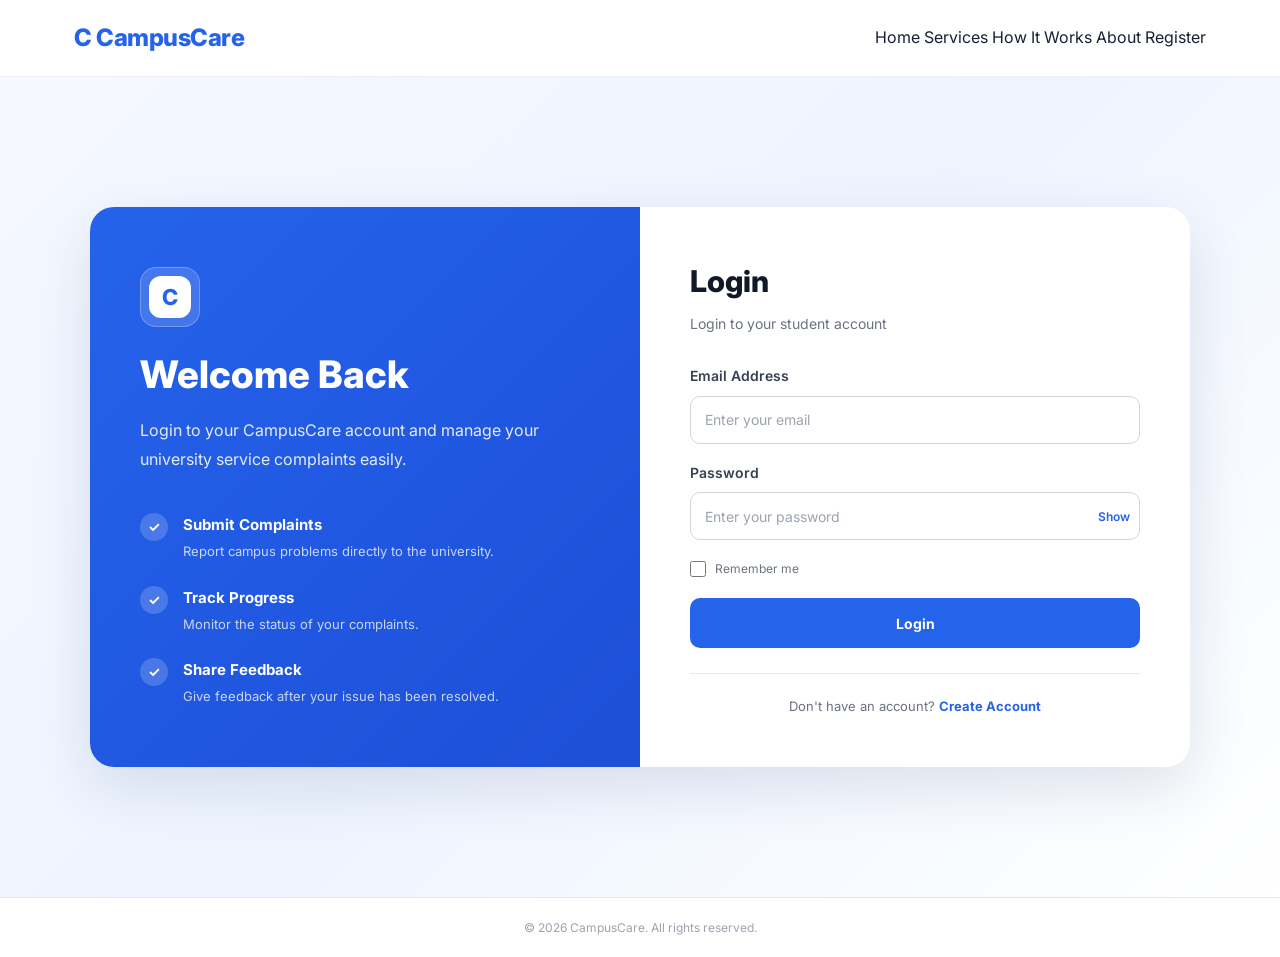
<file: login.html>
<!DOCTYPE html>
<html lang="en">

<head>

    <meta charset="UTF-8">

    <meta
        name="viewport"
        content="width=device-width, initial-scale=1.0"
    >

    <meta
        name="description"
        content="Login to CampusCare University Service Management System"
    >

    <title>Login | CampusCare</title>


    <!-- Google Font -->

    <link
        href="https://fonts.googleapis.com/css2?family=Inter:wght@400;500;600;700;800&display=swap"
        rel="stylesheet"
    >


    <!-- Main CSS -->

    <link
        rel="stylesheet"
        href="css/style.css"
    >


    <!-- Authentication CSS -->

    <link
        rel="stylesheet"
        href="css/auth.css"
    >

</head>


<body>


    <!-- =================================
         NAVBAR
    ================================== -->

    <header class="navbar">

        <div class="container nav-container">


            <!-- Logo -->

            <a
                href="index.html"
                class="logo"
            >

                <span class="logo-icon">
                    C
                </span>

                <span>
                    CampusCare
                </span>

            </a>


            <!-- Navigation -->

            <nav class="nav-menu">

                <a href="index.html">
                    Home
                </a>

                <a href="index.html#services">
                    Services
                </a>

                <a href="index.html#how-it-works">
                    How It Works
                </a>

                <a href="index.html#about">
                    About
                </a>

                <a href="register.html">
                    Register
                </a>

            </nav>

        </div>

    </header>



    <!-- =================================
         LOGIN PAGE
    ================================== -->

    <main class="auth-page">


        <div class="auth-container">


            <!-- =================================
                 LEFT INFORMATION
            ================================== -->

            <div class="auth-info">


                <div class="auth-brand">

                    <span class="auth-icon">
                        C
                    </span>

                </div>


                <h1>
                    Welcome Back
                </h1>


                <p>
                    Login to your CampusCare account
                    and manage your university service
                    complaints easily.
                </p>


                <div class="auth-features">


                    <!-- Feature 1 -->

                    <div class="auth-feature">

                        <span class="feature-icon">
                            ✓
                        </span>

                        <div>

                            <h3>
                                Submit Complaints
                            </h3>

                            <p>
                                Report campus problems
                                directly to the university.
                            </p>

                        </div>

                    </div>


                    <!-- Feature 2 -->

                    <div class="auth-feature">

                        <span class="feature-icon">
                            ✓
                        </span>

                        <div>

                            <h3>
                                Track Progress
                            </h3>

                            <p>
                                Monitor the status of
                                your complaints.
                            </p>

                        </div>

                    </div>


                    <!-- Feature 3 -->

                    <div class="auth-feature">

                        <span class="feature-icon">
                            ✓
                        </span>

                        <div>

                            <h3>
                                Share Feedback
                            </h3>

                            <p>
                                Give feedback after your
                                issue has been resolved.
                            </p>

                        </div>

                    </div>

                </div>

            </div>



            <!-- =================================
                 LOGIN CARD
            ================================== -->

            <div class="auth-card">


                <div class="auth-header">

                    <h2>
                        Login
                    </h2>

                    <p>
                        Login to your student account
                    </p>

                </div>



                <!-- =================================
                     LOGIN FORM
                ================================== -->

                <form id="loginForm">


                    <!-- Email -->

                    <div class="form-group">

                        <label for="loginEmail">
                            Email Address
                        </label>

                        <input
                            type="email"
                            id="loginEmail"
                            name="email"
                            placeholder="Enter your email"
                            autocomplete="email"
                            required
                        >

                    </div>



                    <!-- Password -->

                    <div class="form-group">

                        <label for="loginPassword">
                            Password
                        </label>


                        <div class="password-wrapper">

                            <input
                                type="password"
                                id="loginPassword"
                                name="password"
                                placeholder="Enter your password"
                                autocomplete="current-password"
                                required
                            >


                            <button
                                type="button"
                                class="password-toggle"
                                id="toggleLoginPassword"
                            >
                                Show
                            </button>

                        </div>

                    </div>



                    <!-- Remember Me -->

                    <div class="terms-group">

                        <label class="checkbox-label">

                            <input
                                type="checkbox"
                                id="rememberMe"
                            >

                            <span>
                                Remember me
                            </span>

                        </label>

                    </div>



                    <!-- Error Message -->

                    <div
                        id="loginError"
                        class="form-message error-message"
                    ></div>



                    <!-- Success Message -->

                    <div
                        id="loginSuccess"
                        class="form-message success-message"
                    ></div>



                    <!-- Login Button -->

                    <button
                        type="submit"
                        class="auth-submit"
                    >
                        Login
                    </button>

                </form>



                <!-- Register -->

                <div class="auth-footer">

                    <p>

                        Don't have an account?

                        <a href="register.html">
                            Create Account
                        </a>

                    </p>

                </div>

            </div>

        </div>

    </main>



    <!-- =================================
         FOOTER
    ================================== -->

    <footer class="auth-bottom">

        <p>
            © 2026 CampusCare. All rights reserved.
        </p>

    </footer>



    <!-- =================================
         JAVASCRIPT
    ================================== -->

    <script src="js/auth.js"></script>

</body>

</html>
</file>
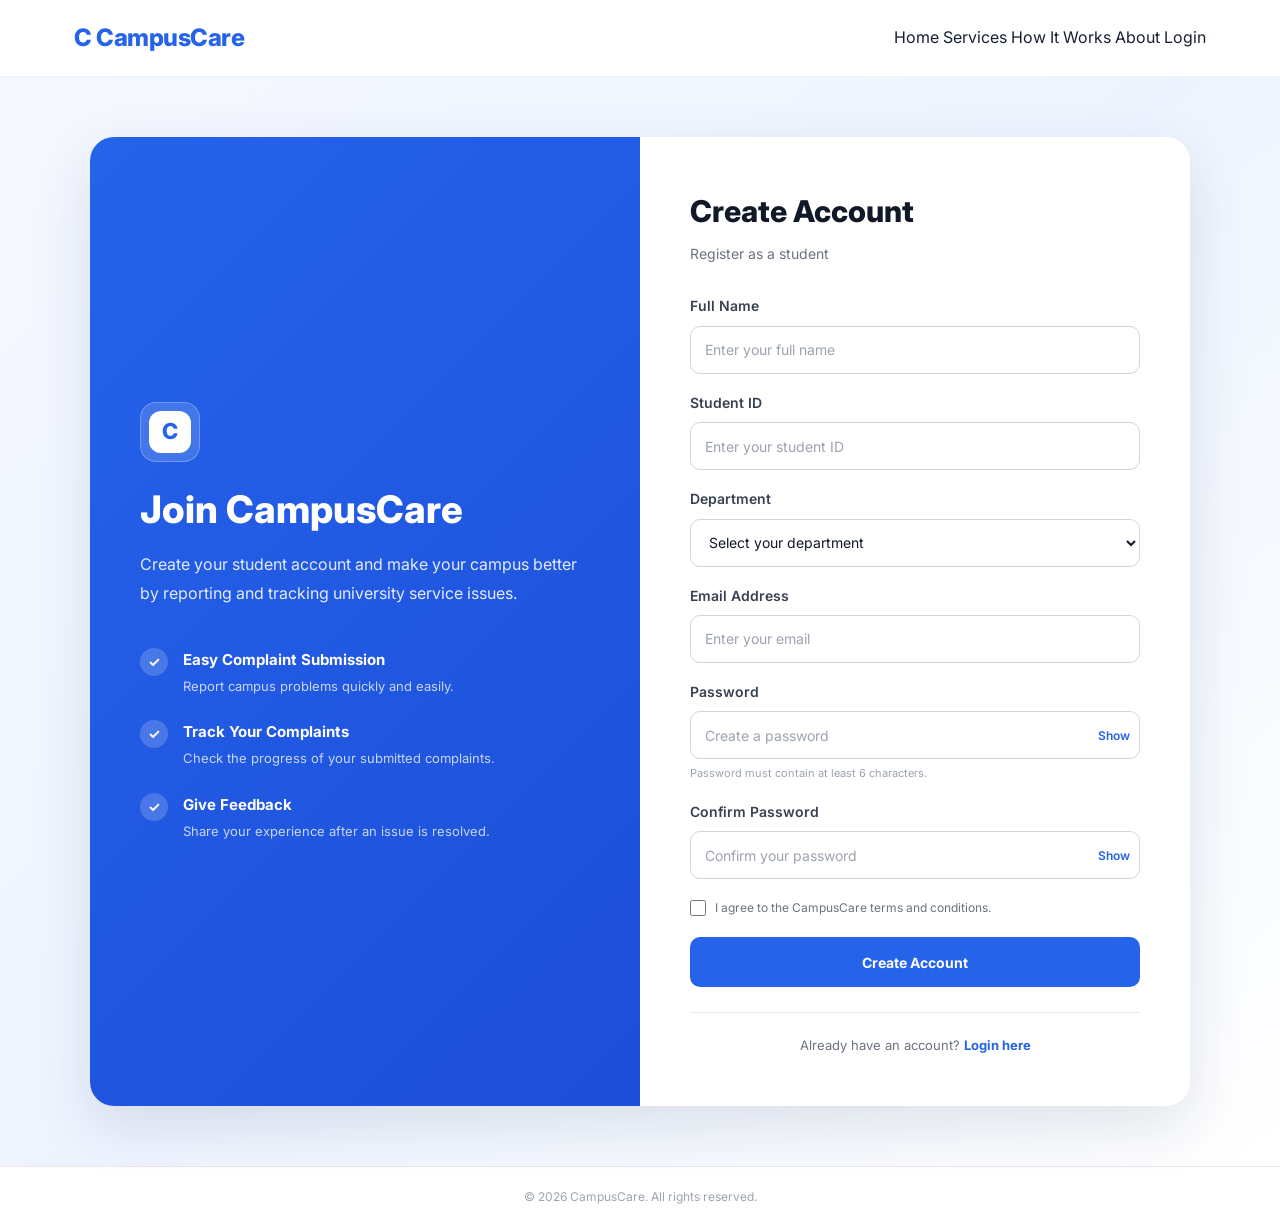
<file: register.html>
<!DOCTYPE html>
<html lang="en">

<head>
    <meta charset="UTF-8">
    <meta name="viewport" content="width=device-width, initial-scale=1.0">

    <meta name="description"
        content="Register for CampusCare University Service Management System">

    <title>Register | CampusCare</title>

    <!-- Google Font -->
    <link
        href="https://fonts.googleapis.com/css2?family=Inter:wght@400;500;600;700;800&display=swap"
        rel="stylesheet">

    <!-- Main CSS -->
    <link rel="stylesheet" href="css/style.css">

    <!-- Authentication CSS -->
    <link rel="stylesheet" href="css/auth.css">
</head>

<body>

    <!-- =========================
         NAVBAR
    ========================== -->

    <header class="navbar">

        <div class="container nav-container">

            <a href="index.html" class="logo">
                <span class="logo-icon">C</span>
                <span>CampusCare</span>
            </a>

            <nav class="nav-menu">

                <a href="index.html">
                    Home
                </a>

                <a href="index.html#services">
                    Services
                </a>

                <a href="index.html#how-it-works">
                    How It Works
                </a>

                <a href="index.html#about">
                    About
                </a>

                <a href="login.html">
                    Login
                </a>

            </nav>

        </div>

    </header>


    <!-- =========================
         REGISTER SECTION
    ========================== -->

    <main class="auth-page">

        <div class="auth-container">

            <!-- =========================
                 LEFT SIDE
            ========================== -->

            <div class="auth-info">

                <div class="auth-brand">
                    <span class="auth-icon">C</span>
                </div>

                <h1>
                    Join CampusCare
                </h1>

                <p>
                    Create your student account and make your
                    campus better by reporting and tracking
                    university service issues.
                </p>


                <!-- Features -->

                <div class="auth-features">

                    <div class="auth-feature">

                        <span class="feature-icon">
                            ✓
                        </span>

                        <div>
                            <h3>
                                Easy Complaint Submission
                            </h3>

                            <p>
                                Report campus problems quickly
                                and easily.
                            </p>
                        </div>

                    </div>


                    <div class="auth-feature">

                        <span class="feature-icon">
                            ✓
                        </span>

                        <div>
                            <h3>
                                Track Your Complaints
                            </h3>

                            <p>
                                Check the progress of your
                                submitted complaints.
                            </p>
                        </div>

                    </div>


                    <div class="auth-feature">

                        <span class="feature-icon">
                            ✓
                        </span>

                        <div>
                            <h3>
                                Give Feedback
                            </h3>

                            <p>
                                Share your experience after
                                an issue is resolved.
                            </p>
                        </div>

                    </div>

                </div>

            </div>


            <!-- =========================
                 RIGHT SIDE - REGISTER FORM
            ========================== -->

            <div class="auth-card">

                <div class="auth-header">

                    <h2>
                        Create Account
                    </h2>

                    <p>
                        Register as a student
                    </p>

                </div>


                <!-- Register Form -->

                <form id="registerForm">


                    <!-- Full Name -->

                    <div class="form-group">

                        <label for="fullName">
                            Full Name
                        </label>

                        <input
                            type="text"
                            id="fullName"
                            name="fullName"
                            placeholder="Enter your full name"
                            required
                        >

                    </div>


                    <!-- Student ID -->

                    <div class="form-group">

                        <label for="studentId">
                            Student ID
                        </label>

                        <input
                            type="text"
                            id="studentId"
                            name="studentId"
                            placeholder="Enter your student ID"
                            required
                        >

                    </div>


                    <!-- Department -->

                    <div class="form-group">

                        <label for="department">
                            Department
                        </label>

                        <select
                            id="department"
                            name="department"
                            required
                        >

                            <option value="">
                                Select your department
                            </option>

                            <option value="CSE">
                                CSE
                            </option>

                            <option value="ICT">
                                ICT
                            </option>

                            <option value="Textile">
                                Textile
                            </option>

                            <option value="Mechanical">
                                Mechanical
                            </option>

                            <option value="Pharmacy">
                                Pharmacy
                            </option>

                            <option value="BGE">
                                BGE
                            </option>

                            <option value="BMB">
                                BMB
                            </option>

                            <option value="ESRM">
                                ESRM
                            </option>

                            <option value="FTNS">
                                FTNS
                            </option>

                            <option value="BBA">
                                BBA
                            </option>

                            <option value="Economics">
                                Economics
                            </option>

                            <option value="Physics">
                                Physics
                            </option>

                            <option value="Chemistry">
                                Chemistry
                            </option>

                            <option value="STAT">
                                STAT
                            </option>

                            <option value="Math">
                                Math
                            </option>

                        </select>

                    </div>


                    <!-- Email -->

                    <div class="form-group">

                        <label for="email">
                            Email Address
                        </label>

                        <input
                            type="email"
                            id="email"
                            name="email"
                            placeholder="Enter your email"
                            required
                        >

                    </div>


                    <!-- Password -->

                    <div class="form-group">

                        <label for="password">
                            Password
                        </label>

                        <div class="password-wrapper">

                            <input
                                type="password"
                                id="password"
                                name="password"
                                placeholder="Create a password"
                                minlength="6"
                                required
                            >

                            <button
                                type="button"
                                class="password-toggle"
                                id="togglePassword"
                            >
                                Show
                            </button>

                        </div>

                        <small>
                            Password must contain at least 6 characters.
                        </small>

                    </div>


                    <!-- Confirm Password -->

                    <div class="form-group">

                        <label for="confirmPassword">
                            Confirm Password
                        </label>

                        <div class="password-wrapper">

                            <input
                                type="password"
                                id="confirmPassword"
                                name="confirmPassword"
                                placeholder="Confirm your password"
                                minlength="6"
                                required
                            >

                            <button
                                type="button"
                                class="password-toggle"
                                id="toggleConfirmPassword"
                            >
                                Show
                            </button>

                        </div>

                    </div>


                    <!-- Terms and Conditions -->

                    <div class="terms-group">

                        <label class="checkbox-label">

                            <input
                                type="checkbox"
                                id="terms"
                                required
                            >

                            <span>
                                I agree to the CampusCare
                                terms and conditions.
                            </span>

                        </label>

                    </div>


                    <!-- Error Message -->

                    <div
                        id="registerError"
                        class="form-message error-message"
                    ></div>


                    <!-- Success Message -->

                    <div
                        id="registerSuccess"
                        class="form-message success-message"
                    ></div>


                    <!-- Submit Button -->

                    <button
                        type="submit"
                        class="auth-submit"
                    >
                        Create Account
                    </button>

                </form>


                <!-- Login Link -->

                <div class="auth-footer">

                    <p>
                        Already have an account?

                        <a href="login.html">
                            Login here
                        </a>
                    </p>

                </div>

            </div>

        </div>

    </main>


    <!-- =========================
         FOOTER
    ========================== -->

    <footer class="auth-bottom">

        <p>
            © 2026 CampusCare. All rights reserved.
        </p>

    </footer>


    <!-- =========================
         JAVASCRIPT
    ========================== -->

    <script src="js/auth.js"></script>

</body>

</html>
</file>
<file: css/style.css>
/* =====================================================
   CAMPUSCARE - PROFESSIONAL LANDING PAGE
   ===================================================== */


/* =========================
   GOOGLE FONT
   ========================= */

@import url('https://fonts.googleapis.com/css2?family=Inter:wght@400;500;600;700;800&display=swap');


/* =========================
   RESET
   ========================= */

* {
    margin: 0;
    padding: 0;
    box-sizing: border-box;
}


html {
    scroll-behavior: smooth;
}


body {
    font-family: "Inter", sans-serif;
    color: #172033;
    background: #ffffff;
    line-height: 1.6;
}


a {
    text-decoration: none;
    color: inherit;
}


button {
    font-family: inherit;
}


img {
    max-width: 100%;
    display: block;
}


/* =========================
   CONTAINER
   ========================= */

.container {
    width: 100%;
    max-width: 1180px;
    margin: 0 auto;
    padding-left: 24px;
    padding-right: 24px;
}


/* =========================
   SECTION
   ========================= */

.section {
    padding: 100px 0;
}


.section-heading {
    text-align: center;
    max-width: 700px;
    margin: 0 auto 55px;
}


.section-heading h2 {
    font-size: 38px;
    line-height: 1.2;
    margin: 10px 0 15px;
    color: #14213d;
}


.section-heading > p:last-child {
    color: #667085;
    font-size: 16px;
}


.small-title {
    color: #2563eb;
    font-size: 13px;
    font-weight: 800;
    letter-spacing: 1.5px;
    text-transform: uppercase;
}


/* =====================================================
   NAVBAR
   ===================================================== */

.navbar {
    position: sticky;
    top: 0;
    z-index: 1000;

    background: rgba(255, 255, 255, 0.92);
    backdrop-filter: blur(14px);

    border-bottom: 1px solid #edf0f5;
}


.nav-container {
    min-height: 76px;

    display: flex;
    align-items: center;
    justify-content: space-between;
}


/* Logo */

.logo {
    font-size: 24px;
    font-weight: 800;
    color: #14213d;
    letter-spacing: -0.5px;
}


.logo span {
    color: #2563eb;
}


/* Navigation */

#navMenu {
    display: flex;
    align-items: center;
    gap: 30px;
}


#navMenu > a {
    position: relative;

    color: #475467;
    font-size: 14px;
    font-weight: 600;

    transition: 0.25s ease;
}


#navMenu > a:hover {
    color: #2563eb;
}


#navMenu > a.active {
    color: #2563eb;
}


#navMenu > a:not(.login-btn):not(.register-btn)::after {
    content: "";

    position: absolute;

    left: 0;
    bottom: -8px;

    width: 0;
    height: 2px;

    background: #2563eb;

    transition: 0.25s ease;
}


#navMenu > a:hover::after,
#navMenu > a.active::after {
    width: 100%;
}


/* Login */

.login-btn {
    padding: 10px 17px;

    border: 1px solid #d9e0ea;
    border-radius: 8px;

    color: #14213d !important;

    transition: 0.25s ease;
}


.login-btn:hover {
    border-color: #2563eb;
    color: #2563eb !important;
}


/* Register */

.register-btn {
    padding: 11px 19px;

    border-radius: 8px;

    background: #2563eb;
    color: #ffffff !important;

    box-shadow: 0 5px 15px rgba(37, 99, 235, 0.18);

    transition: 0.25s ease;
}


.register-btn:hover {
    background: #1d4ed8;
    transform: translateY(-2px);
}


/* Mobile Menu */

.menu-toggle {
    display: none;

    border: none;
    background: transparent;

    font-size: 27px;
    cursor: pointer;

    color: #14213d;
}


/* =====================================================
   HERO
   ===================================================== */

.hero {
    position: relative;

    overflow: hidden;

    padding: 105px 0 100px;

    background:
        radial-gradient(
            circle at 85% 20%,
            rgba(37, 99, 235, 0.10),
            transparent 32%
        ),
        linear-gradient(
            135deg,
            #f8fbff 0%,
            #ffffff 65%
        );
}


.hero-content {
    display: grid;

    grid-template-columns: 1.05fr 0.95fr;

    align-items: center;

    gap: 80px;
}


.hero-text {
    max-width: 620px;
}


.hero-text h1 {
    margin: 15px 0 22px;

    font-size: clamp(42px, 5vw, 64px);

    line-height: 1.08;

    letter-spacing: -2px;

    color: #14213d;
}


.hero-text h1 span {
    display: block;
    color: #2563eb;
}


.hero-description {
    max-width: 570px;

    margin-bottom: 30px;

    color: #667085;

    font-size: 17px;

    line-height: 1.8;
}


.hero-buttons {
    display: flex;
    align-items: center;
    gap: 14px;
    flex-wrap: wrap;
}


/* Primary Button */

.primary-btn {
    display: inline-flex;

    align-items: center;
    justify-content: center;

    padding: 13px 22px;

    border-radius: 9px;

    background: #2563eb;
    color: #ffffff;

    font-size: 14px;
    font-weight: 700;

    box-shadow: 0 8px 22px rgba(37, 99, 235, 0.22);

    transition: 0.25s ease;
}


.primary-btn:hover {
    background: #1d4ed8;
    transform: translateY(-2px);
}


/* Secondary Button */

.secondary-btn {
    display: inline-flex;

    align-items: center;
    justify-content: center;

    padding: 13px 22px;

    border: 1px solid #d8dee8;
    border-radius: 9px;

    background: #ffffff;

    color: #344054;

    font-size: 14px;
    font-weight: 700;

    transition: 0.25s ease;
}


.secondary-btn:hover {
    border-color: #2563eb;
    color: #2563eb;
}


/* =====================================================
   HERO CARD
   ===================================================== */

.hero-card {
    position: relative;

    max-width: 460px;

    margin-left: auto;

    padding: 34px;

    border: 1px solid #e4e9f1;
    border-radius: 22px;

    background: rgba(255, 255, 255, 0.95);

    box-shadow:
        0 25px 70px rgba(15, 23, 42, 0.10);

    transition: 0.3s ease;
}


.hero-card:hover {
    transform: translateY(-6px);
    box-shadow:
        0 30px 80px rgba(15, 23, 42, 0.14);
}


.card-icon {
    width: 54px;
    height: 54px;

    display: flex;
    align-items: center;
    justify-content: center;

    margin-bottom: 22px;

    border-radius: 14px;

    background: #eaf2ff;

    color: #2563eb;

    font-size: 24px;
    font-weight: 800;
}


.hero-card h3 {
    margin-bottom: 10px;

    font-size: 21px;

    color: #14213d;
}


.hero-card > p {
    margin-bottom: 25px;

    color: #667085;

    font-size: 14px;
}


/* Progress */

.progress-label {
    display: flex;
    justify-content: space-between;

    margin-bottom: 8px;

    color: #475467;

    font-size: 13px;
    font-weight: 600;
}


.progress-bar {
    width: 100%;
    height: 9px;

    overflow: hidden;

    border-radius: 50px;

    background: #e9eef5;
}


.progress {
    width: 100%;
    height: 100%;

    border-radius: inherit;

    background: linear-gradient(
        90deg,
        #2563eb,
        #60a5fa
    );
}


/* =====================================================
   STATISTICS
   ===================================================== */

.stats {
    padding: 0 0 90px;

    background: #ffffff;
}


.stats-grid {
    display: grid;

    grid-template-columns: repeat(4, 1fr);

    gap: 20px;
}


.stat-box {
    text-align: center;

    padding: 28px 20px;

    border: 1px solid #e8edf4;
    border-radius: 14px;

    background: #ffffff;

    transition: 0.25s ease;
}


.stat-box:hover {
    transform: translateY(-4px);

    border-color: #cbdaf5;

    box-shadow:
        0 12px 30px rgba(15, 23, 42, 0.06);
}


.stat-box h2 {
    margin-bottom: 5px;

    color: #2563eb;

    font-size: 32px;

    line-height: 1;
}


.stat-box p {
    color: #667085;

    font-size: 13px;
    font-weight: 600;
}


/* =====================================================
   SERVICES
   ===================================================== */

.services {
    background: #f8fafc;
}


.service-grid {
    display: grid;

    grid-template-columns: repeat(3, 1fr);

    gap: 22px;
}


.service-card {
    padding: 30px;

    border: 1px solid #e6ebf2;
    border-radius: 16px;

    background: #ffffff;

    text-align: center;

    transition: 0.3s ease;
}


.service-card:hover {
    transform: translateY(-7px);

    border-color: #c9d9f6;

    box-shadow:
        0 18px 40px rgba(15, 23, 42, 0.08);
}


.service-icon {
    width: 62px;
    height: 62px;

    display: flex;
    align-items: center;
    justify-content: center;

    margin: 0 auto 20px;

    border-radius: 16px;

    background: #eff6ff;

    font-size: 27px;
}


.service-card h3 {
    margin-bottom: 10px;

    color: #14213d;

    font-size: 18px;
}


.service-card p {
    color: #667085;

    font-size: 14px;

    line-height: 1.7;
}


/* =====================================================
   HOW IT WORKS
   ===================================================== */

.how-it-works {
    background: #ffffff;
}


.steps-grid {
    display: grid;

    grid-template-columns: repeat(4, 1fr);

    gap: 20px;

    position: relative;
}


.step {
    position: relative;

    padding: 30px 25px;

    text-align: center;
}


.step-number {
    width: 56px;
    height: 56px;

    display: flex;
    align-items: center;
    justify-content: center;

    margin: 0 auto 20px;

    border-radius: 50%;

    background: #2563eb;
    color: #ffffff;

    font-size: 14px;
    font-weight: 800;

    box-shadow:
        0 8px 20px rgba(37, 99, 235, 0.22);
}


.step h3 {
    margin-bottom: 10px;

    color: #14213d;

    font-size: 18px;
}


.step p {
    color: #667085;

    font-size: 14px;

    line-height: 1.7;
}


/* =====================================================
   ABOUT
   ===================================================== */

.about {
    background: #f8fafc;
}


.about-content {
    display: grid;

    grid-template-columns: 1fr 1fr;

    align-items: center;

    gap: 80px;
}


.about-text h2 {
    max-width: 550px;

    margin: 12px 0 20px;

    color: #14213d;

    font-size: 40px;

    line-height: 1.2;

    letter-spacing: -1px;
}


.about-text > p:not(.small-title) {
    max-width: 570px;

    margin-bottom: 16px;

    color: #667085;

    font-size: 15px;

    line-height: 1.8;
}


.about-text .primary-btn {
    margin-top: 12px;
}


/* About Box */

.about-box {
    padding: 35px;

    border: 1px solid #e2e8f0;

    border-radius: 20px;

    background: #ffffff;

    box-shadow:
        0 20px 50px rgba(15, 23, 42, 0.06);
}


.about-feature {
    display: flex;

    align-items: center;

    gap: 16px;

    padding: 18px 0;

    border-bottom: 1px solid #edf1f5;
}


.about-feature:last-child {
    border-bottom: none;
}


.about-feature span {
    width: 36px;
    height: 36px;

    flex-shrink: 0;

    display: flex;
    align-items: center;
    justify-content: center;

    border-radius: 50%;

    background: #eaf2ff;

    color: #2563eb;

    font-weight: 800;
}


.about-feature p {
    color: #344054;

    font-size: 14px;
    font-weight: 600;
}


/* =====================================================
   CTA
   ===================================================== */

.cta {
    padding: 90px 0;

    background:
        linear-gradient(
            135deg,
            #1d4ed8,
            #2563eb
        );

    color: #ffffff;

    text-align: center;
}


.cta h2 {
    margin-bottom: 12px;

    font-size: 38px;

    line-height: 1.2;
}


.cta p {
    margin-bottom: 28px;

    color: rgba(255, 255, 255, 0.82);

    font-size: 16px;
}


.cta-btn {
    display: inline-flex;

    align-items: center;
    justify-content: center;

    padding: 14px 25px;

    border-radius: 9px;

    background: #ffffff;

    color: #1d4ed8;

    font-size: 14px;
    font-weight: 800;

    transition: 0.25s ease;
}


.cta-btn:hover {
    transform: translateY(-3px);

    box-shadow:
        0 10px 30px rgba(0, 0, 0, 0.15);
}


/* =====================================================
   FOOTER
   ===================================================== */

footer {
    background: #101828;

    color: #ffffff;
}


.footer-content {
    display: grid;

    grid-template-columns: 2fr 1fr 1fr;

    gap: 70px;

    padding-top: 65px;
    padding-bottom: 55px;
}


.footer-logo {
    display: inline-block;

    margin-bottom: 15px;

    color: #ffffff;
}


.footer-content > div:first-child p {
    max-width: 350px;

    color: #98a2b3;

    font-size: 14px;

    line-height: 1.8;
}


.footer-links {
    display: flex;

    flex-direction: column;

    gap: 12px;
}


.footer-links h3 {
    margin-bottom: 7px;

    color: #ffffff;

    font-size: 15px;
}


.footer-links a {
    width: fit-content;

    color: #98a2b3;

    font-size: 14px;

    transition: 0.25s ease;
}


.footer-links a:hover {
    color: #ffffff;
}


.copyright {
    padding: 20px 24px;

    border-top: 1px solid rgba(255, 255, 255, 0.08);

    text-align: center;
}


.copyright p {
    color: #667085;

    font-size: 12px;
}


/* =====================================================
   BACK TO TOP
   ===================================================== */

#backToTop {
    position: fixed;

    right: 25px;
    bottom: 25px;

    width: 45px;
    height: 45px;

    display: flex;
    align-items: center;
    justify-content: center;

    border: none;
    border-radius: 50%;

    background: #2563eb;
    color: #ffffff;

    font-size: 20px;

    cursor: pointer;

    opacity: 0;
    visibility: hidden;

    transform: translateY(15px);

    box-shadow:
        0 8px 25px rgba(37, 99, 235, 0.25);

    transition: 0.3s ease;

    z-index: 999;
}


#backToTop.show {
    opacity: 1;
    visibility: visible;

    transform: translateY(0);
}


#backToTop:hover {
    background: #1d4ed8;
    transform: translateY(-3px);
}


/* =====================================================
   SCROLL REVEAL
   ===================================================== */

.reveal {
    opacity: 0;

    transform: translateY(25px);

    transition:
        opacity 0.7s ease,
        transform 0.7s ease;
}


.reveal.active {
    opacity: 1;

    transform: translateY(0);
}


/* =====================================================
   RESPONSIVE - TABLET
   ===================================================== */

@media (max-width: 900px) {

    .hero-content {
        grid-template-columns: 1fr;

        gap: 50px;
    }


    .hero-text {
        max-width: 700px;

        margin: 0 auto;

        text-align: center;
    }


    .hero-description {
        margin-left: auto;
        margin-right: auto;
    }


    .hero-buttons {
        justify-content: center;
    }


    .hero-card {
        margin: 0 auto;
        width: 100%;
    }


    .stats-grid {
        grid-template-columns: repeat(2, 1fr);
    }


    .service-grid {
        grid-template-columns: repeat(2, 1fr);
    }


    .steps-grid {
        grid-template-columns: repeat(2, 1fr);
    }


    .about-content {
        grid-template-columns: 1fr;

        gap: 45px;
    }


    .about-text {
        text-align: center;
    }


    .about-text h2 {
        margin-left: auto;
        margin-right: auto;
    }


    .about-text > p:not(.small-title) {
        margin-left: auto;
        margin-right: auto;
    }


    .footer-content {
        grid-template-columns: 1fr 1fr;
    }

}


/* =====================================================
   RESPONSIVE - MOBILE
   ===================================================== */

@media (max-width: 700px) {

    .container {
        padding-left: 18px;
        padding-right: 18px;
    }


    .section {
        padding: 75px 0;
    }


    .section-heading {
        margin-bottom: 40px;
    }


    .section-heading h2 {
        font-size: 30px;
    }


    /* Navbar */

    .nav-container {
        min-height: 68px;
    }


    .menu-toggle {
        display: block;
    }


    #navMenu {
        position: absolute;

        top: 68px;
        left: 0;

        width: 100%;

        display: none;

        flex-direction: column;

        align-items: stretch;

        gap: 0;

        padding: 15px 18px 20px;

        background: #ffffff;

        border-bottom: 1px solid #e8edf3;

        box-shadow:
            0 15px 30px rgba(15, 23, 42, 0.08);
    }


    #navMenu.active {
        display: flex;
    }


    #navMenu > a {
        padding: 13px 5px;
    }


    #navMenu > a:not(.login-btn):not(.register-btn)::after {
        display: none;
    }


    .login-btn,
    .register-btn {
        text-align: center;

        margin-top: 5px;
    }


    /* Hero */

    .hero {
        padding: 75px 0 70px;
    }


    .hero-text h1 {
        font-size: 42px;

        letter-spacing: -1.5px;
    }


    .hero-description {
        font-size: 15px;
    }


    .hero-buttons {
        flex-direction: column;

        width: 100%;
    }


    .hero-buttons a {
        width: 100%;
    }


    .hero-card {
        padding: 25px;
    }


    /* Stats */

    .stats {
        padding-bottom: 70px;
    }


    .stats-grid {
        grid-template-columns: repeat(2, 1fr);

        gap: 12px;
    }


    .stat-box {
        padding: 22px 10px;
    }


    .stat-box h2 {
        font-size: 27px;
    }


    /* Services */

    .service-grid {
        grid-template-columns: 1fr;
    }


    /* Steps */

    .steps-grid {
        grid-template-columns: 1fr;
    }


    .step {
        padding: 20px;
    }


    /* About */

    .about-text h2 {
        font-size: 31px;
    }


    .about-box {
        padding: 22px;
    }


    /* CTA */

    .cta {
        padding: 70px 20px;
    }


    .cta h2 {
        font-size: 30px;
    }


    /* Footer */

    .footer-content {
        grid-template-columns: 1fr;

        gap: 35px;

        padding-top: 50px;
        padding-bottom: 40px;
    }

}


/* =====================================================
   SMALL MOBILE
   ===================================================== */

@media (max-width: 420px) {

    .hero-text h1 {
        font-size: 36px;
    }


    .stats-grid {
        grid-template-columns: 1fr;
    }


    .stat-box {
        padding: 25px;
    }


    .hero-card {
        padding: 22px;
    }

}


/* =====================================================
   REDUCED MOTION
   ===================================================== */

@media (prefers-reduced-motion: reduce) {

    html {
        scroll-behavior: auto;
    }


    *,
    *::before,
    *::after {
        animation-duration: 0.01ms !important;
        animation-iteration-count: 1 !important;
        transition-duration: 0.01ms !important;
    }

}
</file>
<file: css/auth.css>
/* =========================================
   CAMPUSCARE AUTHENTICATION PAGES
========================================= */


/* =========================================
   AUTH PAGE
========================================= */

.auth-page {
    min-height: calc(100vh - 80px);
    display: flex;
    align-items: center;
    padding: 60px 20px;
    background: linear-gradient(
        135deg,
        #f5f8ff 0%,
        #eef4ff 50%,
        #ffffff 100%
    );
}


/* =========================================
   AUTH CONTAINER
========================================= */

.auth-container {
    width: 100%;
    max-width: 1100px;
    margin: 0 auto;

    display: grid;
    grid-template-columns: 1fr 1fr;

    background: #ffffff;

    border-radius: 24px;

    overflow: hidden;

    box-shadow: 0 20px 60px rgba(20, 40, 80, 0.12);
}


/* =========================================
   LEFT INFORMATION SECTION
========================================= */

.auth-info {
    padding: 60px 50px;

    display: flex;
    flex-direction: column;
    justify-content: center;

    background: linear-gradient(
        135deg,
        #2563eb,
        #1d4ed8
    );

    color: #ffffff;
}


.auth-brand {
    width: 60px;
    height: 60px;

    display: flex;
    align-items: center;
    justify-content: center;

    margin-bottom: 25px;

    background: rgba(255, 255, 255, 0.15);

    border: 1px solid rgba(255, 255, 255, 0.25);

    border-radius: 16px;
}


.auth-icon {
    width: 42px;
    height: 42px;

    display: flex;
    align-items: center;
    justify-content: center;

    background: #ffffff;

    color: #2563eb;

    border-radius: 12px;

    font-size: 22px;
    font-weight: 800;
}


.auth-info h1 {
    margin-bottom: 18px;

    font-size: 38px;
    line-height: 1.2;

    font-weight: 800;
}


.auth-info > p {
    max-width: 450px;

    margin-bottom: 40px;

    color: rgba(255, 255, 255, 0.88);

    font-size: 16px;
    line-height: 1.8;
}


/* =========================================
   AUTH FEATURES
========================================= */

.auth-features {
    display: flex;
    flex-direction: column;
    gap: 24px;
}


.auth-feature {
    display: flex;
    align-items: flex-start;
    gap: 15px;
}


.feature-icon {
    flex-shrink: 0;

    width: 28px;
    height: 28px;

    display: flex;
    align-items: center;
    justify-content: center;

    background: rgba(255, 255, 255, 0.18);

    border-radius: 50%;

    font-size: 14px;
    font-weight: 700;
}


.auth-feature h3 {
    margin-bottom: 5px;

    font-size: 15px;
    font-weight: 700;
}


.auth-feature p {
    color: rgba(255, 255, 255, 0.75);

    font-size: 13px;
    line-height: 1.5;
}


/* =========================================
   AUTH CARD
========================================= */

.auth-card {
    padding: 50px;
}


.auth-header {
    margin-bottom: 30px;
}


.auth-header h2 {
    margin-bottom: 8px;

    color: #111827;

    font-size: 30px;
    font-weight: 800;
}


.auth-header p {
    color: #6b7280;

    font-size: 14px;
}


/* =========================================
   FORM
========================================= */

#registerForm {
    width: 100%;
}


.form-group {
    margin-bottom: 18px;
}


.form-group label {
    display: block;

    margin-bottom: 8px;

    color: #374151;

    font-size: 14px;
    font-weight: 600;
}


.form-group input,
.form-group select {
    width: 100%;

    height: 48px;

    padding: 0 14px;

    border: 1px solid #d1d5db;

    border-radius: 10px;

    outline: none;

    background: #ffffff;

    color: #111827;

    font-family: inherit;

    font-size: 14px;

    transition: all 0.25s ease;
}


.form-group input::placeholder {
    color: #9ca3af;
}


.form-group input:focus,
.form-group select:focus {
    border-color: #2563eb;

    box-shadow: 0 0 0 3px rgba(37, 99, 235, 0.10);
}


.form-group small {
    display: block;

    margin-top: 6px;

    color: #9ca3af;

    font-size: 11px;
}


/* =========================================
   PASSWORD FIELD
========================================= */

.password-wrapper {
    position: relative;
}


.password-wrapper input {
    padding-right: 70px;
}


.password-toggle {
    position: absolute;

    top: 50%;
    right: 10px;

    transform: translateY(-50%);

    border: none;

    background: transparent;

    color: #2563eb;

    font-family: inherit;

    font-size: 12px;
    font-weight: 600;

    cursor: pointer;
}


.password-toggle:hover {
    color: #1d4ed8;
}


/* =========================================
   TERMS
========================================= */

.terms-group {
    margin: 20px 0;
}


.checkbox-label {
    display: flex;
    align-items: flex-start;

    gap: 9px;

    cursor: pointer;

    color: #6b7280;

    font-size: 12px;

    line-height: 1.5;
}


.checkbox-label input {
    width: 16px;
    height: 16px;

    flex-shrink: 0;

    margin-top: 1px;

    accent-color: #2563eb;

    cursor: pointer;
}


/* =========================================
   FORM MESSAGES
========================================= */

.form-message {
    display: none;

    margin-bottom: 15px;

    padding: 12px 14px;

    border-radius: 8px;

    font-size: 13px;

    line-height: 1.5;
}


.error-message {
    background: #fef2f2;

    border: 1px solid #fecaca;

    color: #dc2626;
}


.success-message {
    background: #f0fdf4;

    border: 1px solid #bbf7d0;

    color: #16a34a;
}


/* =========================================
   SUBMIT BUTTON
========================================= */

.auth-submit {
    width: 100%;

    height: 50px;

    border: none;

    border-radius: 10px;

    background: #2563eb;

    color: #ffffff;

    font-family: inherit;

    font-size: 14px;
    font-weight: 700;

    cursor: pointer;

    transition: all 0.25s ease;
}


.auth-submit:hover {
    background: #1d4ed8;

    transform: translateY(-1px);

    box-shadow: 0 8px 20px rgba(37, 99, 235, 0.20);
}


.auth-submit:active {
    transform: translateY(0);
}


/* =========================================
   AUTH FOOTER
========================================= */

.auth-footer {
    margin-top: 25px;

    padding-top: 22px;

    border-top: 1px solid #e5e7eb;

    text-align: center;
}


.auth-footer p {
    color: #6b7280;

    font-size: 13px;
}


.auth-footer a {
    color: #2563eb;

    font-weight: 700;

    text-decoration: none;
}


.auth-footer a:hover {
    text-decoration: underline;
}


/* =========================================
   BOTTOM FOOTER
========================================= */

.auth-bottom {
    padding: 20px;

    background: #ffffff;

    border-top: 1px solid #e5e7eb;

    text-align: center;
}


.auth-bottom p {
    color: #9ca3af;

    font-size: 12px;
}


/* =========================================
   TABLET
========================================= */

@media (max-width: 900px) {

    .auth-container {
        grid-template-columns: 1fr;
        max-width: 650px;
    }


    .auth-info {
        padding: 45px 40px;
    }


    .auth-info h1 {
        font-size: 32px;
    }


    .auth-info > p {
        margin-bottom: 30px;
    }


    .auth-features {
        display: grid;
        grid-template-columns: repeat(3, 1fr);
        gap: 15px;
    }


    .auth-feature {
        flex-direction: column;
    }


    .auth-card {
        padding: 40px;
    }

}


/* =========================================
   MOBILE
========================================= */

@media (max-width: 600px) {

    .auth-page {
        min-height: auto;

        padding: 30px 15px;
    }


    .auth-container {
        border-radius: 18px;
    }


    .auth-info {
        padding: 35px 25px;
    }


    .auth-brand {
        width: 52px;
        height: 52px;
    }


    .auth-icon {
        width: 36px;
        height: 36px;

        font-size: 19px;
    }


    .auth-info h1 {
        font-size: 28px;
    }


    .auth-info > p {
        font-size: 14px;
        line-height: 1.7;
    }


    .auth-features {
        display: flex;
        gap: 18px;
    }


    .auth-feature {
        flex-direction: row;
    }


    .auth-feature h3 {
        font-size: 14px;
    }


    .auth-feature p {
        font-size: 12px;
    }


    .auth-card {
        padding: 30px 22px;
    }


    .auth-header h2 {
        font-size: 25px;
    }

}


/* =========================================
   SMALL MOBILE
========================================= */

@media (max-width: 400px) {

    .auth-page {
        padding: 20px 10px;
    }


    .auth-info {
        padding: 30px 20px;
    }


    .auth-card {
        padding: 25px 18px;
    }


    .auth-info h1 {
        font-size: 25px;
    }


    .auth-header h2 {
        font-size: 23px;
    }

}
</file>
